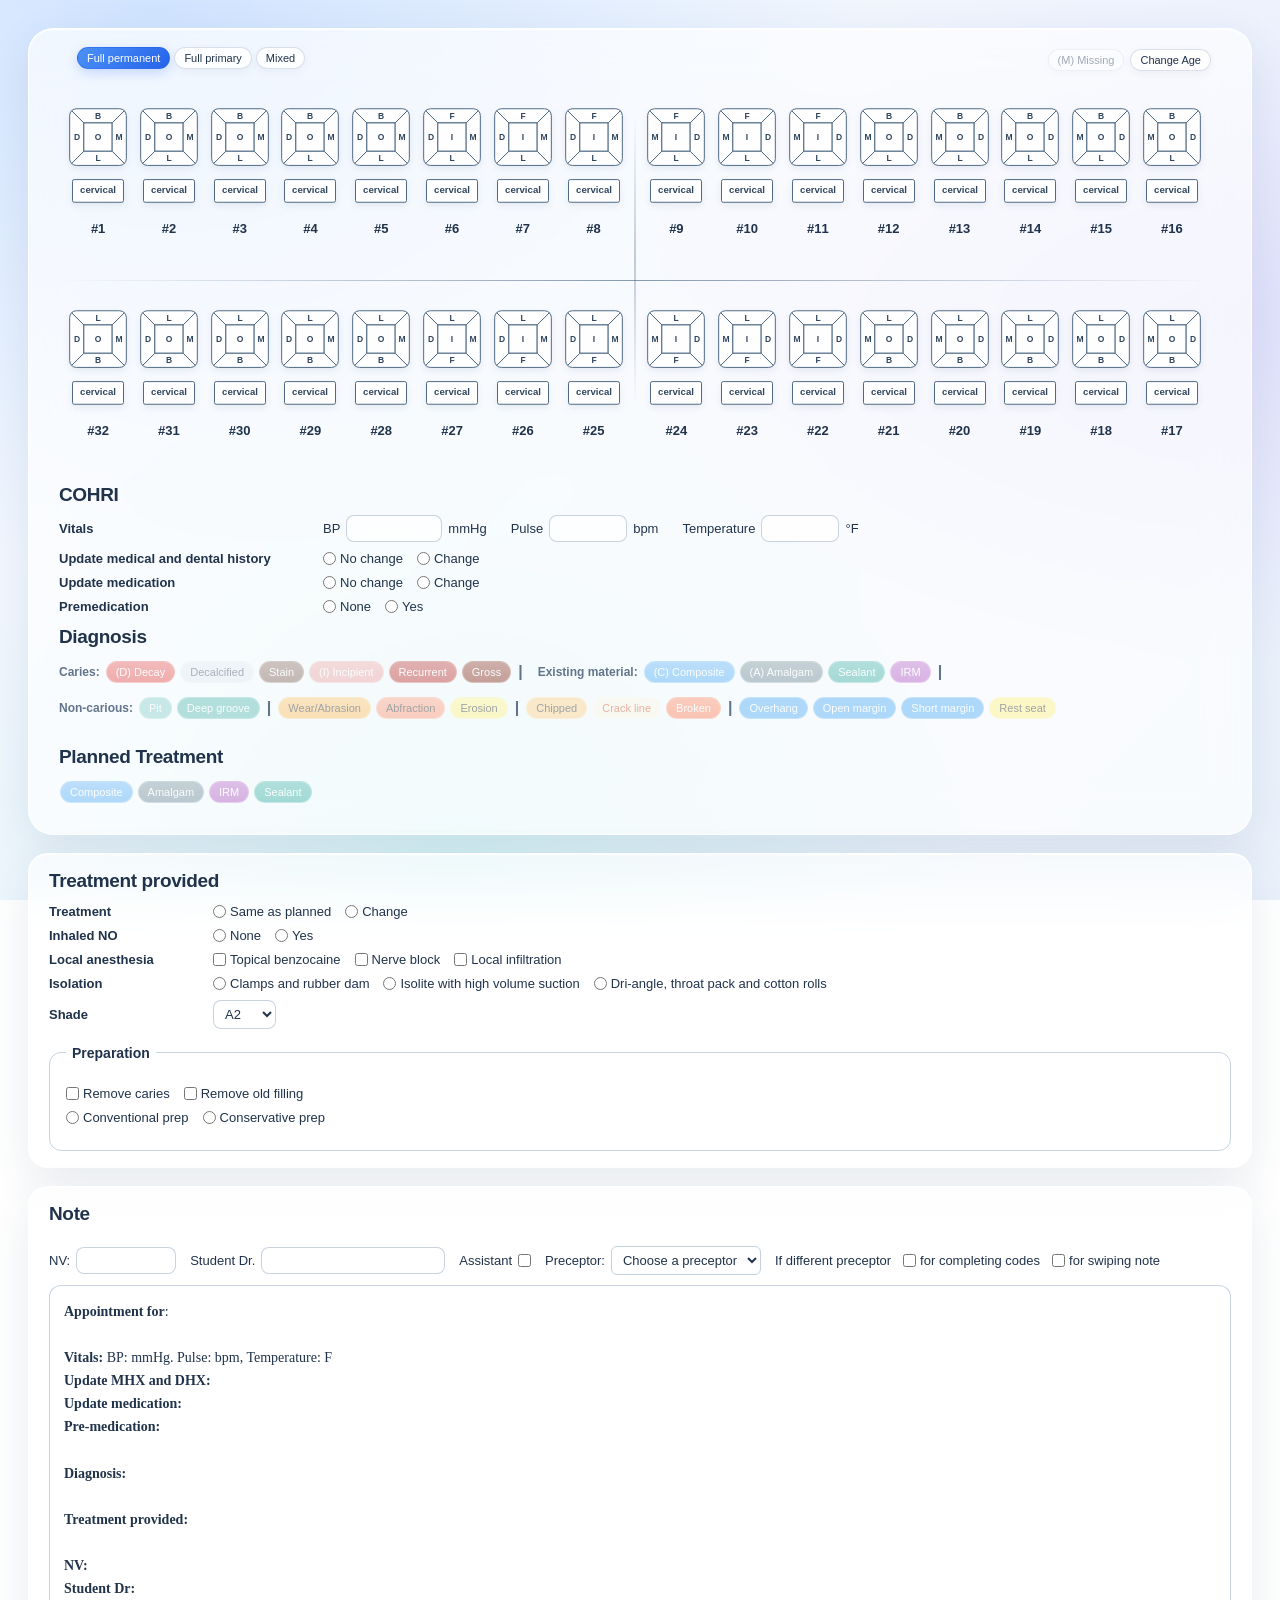
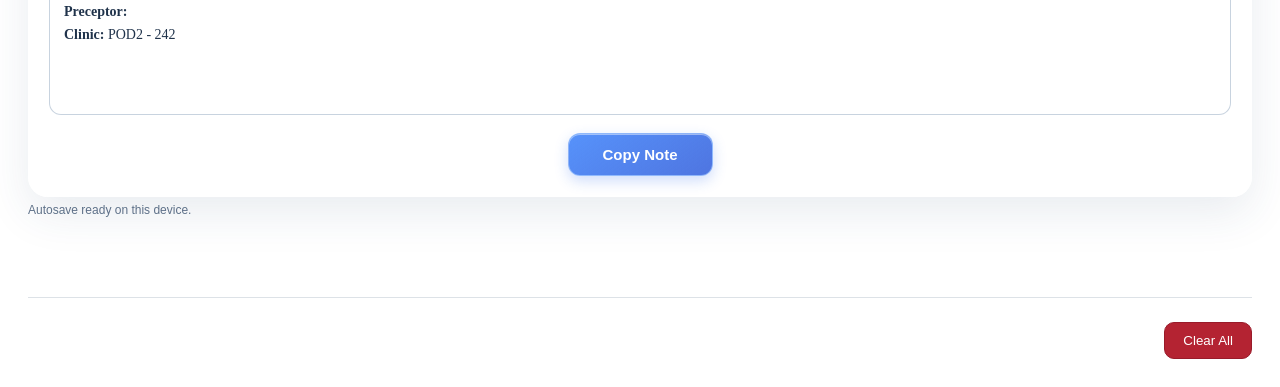
<file: index.html>
<!DOCTYPE html>
<html lang="en">
<head>
  <meta charset="UTF-8">
  <meta name="viewport" content="width=device-width, initial-scale=1.0">
  <title>Composite Restoration Note</title>
  <link rel="stylesheet" href="style.css?v=matrix-yes-no-20261022">
</head>
<body>
  <div class="odontogram-grid">
    <div class="dentition-canvas">
      <div class="dentition-controls" aria-label="Dentition">
        <button type="button" class="dentition-button active" data-dentition="permanent" aria-pressed="true">Full permanent</button>
        <button type="button" class="dentition-button" data-dentition="primary" aria-pressed="false">Full primary</button>
        <button type="button" class="dentition-button" data-dentition="mixed" aria-pressed="false">Mixed</button>
      </div>
      <div class="arch" id="maxillary"></div>
      <div class="quadrant-horizontal-line"></div>
      <div class="arch" id="mandibular"></div>
      <div class="main-odontogram-controls">
        <button id="missingMain" class="finding whole-finding btn-missing" data-name="missing" aria-keyshortcuts="m">(M) Missing</button>
        <button id="changeAge" class="main-control-button">Change Age</button>
      </div>
    </div>
    <section class="clinical-panel vitals-panel cohri-panel" aria-labelledby="cohriHeading">
      <h2 id="cohriHeading">COHRI</h2>
      <div class="cohri-row">
        <span class="cohri-label">Vitals</span>
        <div class="vitals-fields">
        <label class="vital-field" for="vitalBP">BP
          <input id="vitalBP" class="vitals-input" data-vital="bp" type="text" inputmode="text" aria-describedby="bpUnit">
          <span id="bpUnit">mmHg</span>
        </label>
        <label class="vital-field" for="vitalPulse">Pulse
          <input id="vitalPulse" class="vitals-input" data-vital="pulse" type="text" inputmode="numeric" aria-describedby="pulseUnit">
          <span id="pulseUnit">bpm</span>
        </label>
        <label class="vital-field" for="vitalTemperature">Temperature
          <input id="vitalTemperature" class="vitals-input" data-vital="temperature" type="text" inputmode="decimal" aria-describedby="temperatureUnit">
          <span id="temperatureUnit">°F</span>
        </label>
        </div>
      </div>
      <div class="cohri-row" role="group" aria-labelledby="historyLabel">
        <span class="cohri-label" id="historyLabel">Update medical and dental history</span>
        <label class="cohri-option"><input class="cohri-choice" type="radio" name="cohri-history" value="no-change" aria-keyshortcuts="N" title="Press N to select this option in the focused line"> No change</label>
        <label class="cohri-option"><input class="cohri-choice" type="radio" name="cohri-history" value="change" aria-controls="historyDetails" aria-keyshortcuts="Y" title="Press Y to select this option in the focused line"> Change</label>
        <input id="historyDetails" class="cohri-details" type="text" aria-label="Update medical and dental history details" hidden>
      </div>
      <div class="cohri-row" role="group" aria-labelledby="medicationLabel">
        <span class="cohri-label" id="medicationLabel">Update medication</span>
        <label class="cohri-option"><input class="cohri-choice" type="radio" name="cohri-medication" value="no-change" aria-keyshortcuts="N" title="Press N to select this option in the focused line"> No change</label>
        <label class="cohri-option"><input class="cohri-choice" type="radio" name="cohri-medication" value="change" aria-controls="medicationDetails" aria-keyshortcuts="Y" title="Press Y to select this option in the focused line"> Change</label>
        <input id="medicationDetails" class="cohri-details" type="text" aria-label="Update medication details" hidden>
      </div>
      <div class="cohri-row" role="group" aria-labelledby="premedicationLabel">
        <span class="cohri-label" id="premedicationLabel">Premedication</span>
        <label class="cohri-option"><input class="cohri-choice" type="radio" name="cohri-premedication" value="none" aria-keyshortcuts="N" title="Press N to select this option in the focused line"> None</label>
        <label class="cohri-option"><input class="cohri-choice" type="radio" name="cohri-premedication" value="yes" aria-controls="premedicationDetails" aria-keyshortcuts="Y" title="Press Y to select this option in the focused line"> Yes</label>
        <input id="premedicationDetails" class="cohri-details" type="text" aria-label="Premedication details" hidden>
      </div>
    </section>
    <section class="clinical-panel odontogram-findings">
      <h2>Diagnosis</h2>
      <div class="finding-section">
<div class="finding-row"><span class="finding-label">Caries:</span>
          <button class="finding surface-finding btn-caries" data-name="decay" aria-keyshortcuts="d">(D) Decay</button>
          <button class="finding surface-finding btn-decalcified" data-name="decalcified">Decalcified</button>
          <button class="finding surface-finding btn-stain" data-name="stain">Stain</button>
          <button class="finding surface-finding btn-incipient" data-name="incipient caries" aria-keyshortcuts="i">(I) Incipient</button>
          <button class="finding surface-finding btn-recurrent" data-name="recurrent caries">Recurrent</button>
          <button class="finding surface-finding btn-gross" data-name="gross caries">Gross</button>
        </div>
<div class="finding-row"><span class="finding-label">Existing material:</span>
<span class="existing-material-group"><button class="finding surface-finding btn-composite" data-name="composite" aria-keyshortcuts="c">(C) Composite</button>
<button class="finding surface-finding btn-amalgam" data-name="amalgam" aria-keyshortcuts="a">(A) Amalgam</button>
<button class="finding surface-finding btn-sealant" data-name="sealant">Sealant</button>
<button class="finding surface-finding btn-irm" data-name="IRM">IRM</button></span>
</div>
<div class="finding-row noncarious-row"><span class="finding-label">Non-carious:</span>
<span class="noncarious-group"><button class="finding surface-finding btn-pit" data-name="pit">Pit</button>
<button class="finding surface-finding btn-deep-groove" data-name="deep groove">Deep groove</button></span>
<span class="noncarious-divider" aria-hidden="true">|</span>
<span class="noncarious-group"><button class="finding whole-finding btn-wear" data-name="wear">Wear/Abrasion</button>
<button class="finding surface-finding btn-abfraction" data-name="abfraction">Abfraction</button>
<button class="finding surface-finding btn-erosion" data-name="erosion">Erosion</button></span>
<span class="noncarious-divider" aria-hidden="true">|</span>
<span class="noncarious-group"><button class="finding surface-finding btn-chipped" data-name="chipped">Chipped</button>
<button class="finding surface-finding btn-crack" data-name="crack line">Crack line</button>
<button class="finding surface-finding btn-broken" data-name="broken">Broken</button></span>
<span class="noncarious-divider" aria-hidden="true">|</span>
<span class="noncarious-group"><button class="finding surface-finding btn-overhang" data-name="overhang">Overhang</button>
<button class="finding surface-finding btn-open-margin" data-name="open margin">Open margin</button>
<button class="finding surface-finding btn-short-margin" data-name="short margin">Short margin</button>
<button class="finding surface-finding btn-rest-seat" data-name="rest seat">Rest seat</button></span>
</div>
      </div>
      <div id="diagnosisTags" class="diagnosis-tags" role="group" aria-label="Select or delete diagnoses"></div>
    </section>
    <section class="clinical-panel planned-treatment">
      <h2>Planned Treatment</h2>
      <div class="treatment-section">
        <div class="finding-row">
          <button type="button" class="treatment surface-treatment btn-composite" data-treatment="Composite">Composite</button>
          <button type="button" class="treatment surface-treatment btn-amalgam" data-treatment="Amalgam">Amalgam</button>
          <button type="button" class="treatment surface-treatment btn-irm" data-treatment="IRM">IRM</button>
          <button type="button" class="treatment surface-treatment btn-sealant" data-treatment="Sealant">Sealant</button>
        </div>
      </div>
      <div id="plannedTreatmentTags" class="diagnosis-tags" role="group" aria-label="Select or delete planned treatments"></div>
    </section>
  </div>
  <section class="clinical-panel treatment-provided" aria-labelledby="providedHeading">
    <h2 id="providedHeading">Treatment provided</h2>
    <div class="cohri-row provided-main-row" role="group" aria-labelledby="providedPlanLabel">
        <span id="providedPlanLabel" class="cohri-label">Treatment</span>
        <label class="cohri-option"><input class="cohri-choice" type="radio" name="cohri-provided" value="same-as-planned" aria-keyshortcuts="N" title="Press N to select this option in the focused line"> Same as planned</label>
        <label class="cohri-option"><input class="cohri-choice" type="radio" name="cohri-provided" value="change" aria-controls="providedTreatmentTags"> Change</label>
        <div id="providedTreatmentTags" class="diagnosis-tags provided-tags" role="group" aria-label="Select or delete provided treatments" hidden></div>
        <input id="providedDetails" class="cohri-details" type="text" aria-label="Treatment provided changes" hidden>
      </div>
    <div class="cohri-row provided-main-row" role="group" aria-labelledby="inhaledNOLabel">
      <span id="inhaledNOLabel" class="cohri-label">Inhaled NO</span>
      <label class="cohri-option"><input id="inhaledNONone" class="provided-input" type="radio" name="inhaledNO" value="none" aria-keyshortcuts="N" title="Press N to select this option in the focused line"> None</label>
      <label class="cohri-option"><input id="inhaledNOYes" class="provided-input" type="radio" name="inhaledNO" value="yes" aria-keyshortcuts="Y" title="Press Y to select this option in the focused line"> Yes</label>
    </div>
    <div class="cohri-row provided-main-row" role="group" aria-labelledby="localAnesthesiaLabel">
      <span id="localAnesthesiaLabel" class="cohri-label">Local anesthesia</span>
      <label class="cohri-option"><input id="topicalBenzocaine" class="provided-input" type="checkbox"> Topical benzocaine</label>
      <label class="cohri-option"><input id="nerveBlock" class="provided-input" type="checkbox" aria-controls="nerveBlockDetails"> Nerve block</label>
      <label class="cohri-option"><input id="localInfiltration" class="provided-input" type="checkbox" aria-controls="infiltrationDetails"> Local infiltration</label>
    </div>
    <div id="nerveBlockDetails" class="provided-conditional anesthesia-details" hidden>
      <h3>Nerve block</h3>
        <div class="anesthesia-fields">
          <label for="nerveCarpules"># of carpules <input id="nerveCarpules" class="provided-input provided-number" type="number" min="0" step="any"></label>
          <label for="nerveLA">Name of LA <select id="nerveLA" class="provided-input">
            <option value="lidocaine" selected>2% Lidocaine with 1:100K epi</option>
            <option value="articaine">4% of Articaine with 1:100K epi</option>
            <option value="mepivacaine">3% of Mepivacaine (plain)</option>
            <option value="bupivacaine">0.5% of Bupivacaine with 1:200K epi</option>
          </select></label>
        </div>
      <div class="anesthesia-locations">
        <span class="field-caption">Locations</span>
        <div class="nerve-side">
          <label class="cohri-option"><input id="nerveRight" class="provided-input" type="checkbox" aria-controls="nerveRightBlocks"> Right</label>
          <div id="nerveRightBlocks" class="provided-conditional block-options" hidden>
            <label class="cohri-option"><input id="nerveRight0" class="provided-input" type="checkbox"> PSA</label>
            <label class="cohri-option"><input id="nerveRight1" class="provided-input" type="checkbox"> MSA</label>
            <label class="cohri-option"><input id="nerveRight2" class="provided-input" type="checkbox"> ASA</label>
            <label class="cohri-option"><input id="nerveRight3" class="provided-input" type="checkbox"> Palatal</label>
            <label class="cohri-option"><input id="nerveRight4" class="provided-input" type="checkbox"> IAN</label>
            <label class="cohri-option"><input id="nerveRight5" class="provided-input" type="checkbox"> Buccal block</label>
            <label class="cohri-option"><input id="nerveRight6" class="provided-input" type="checkbox"> Mental block</label>
          </div>
        </div>
        <div class="nerve-side">
          <label class="cohri-option"><input id="nerveLeft" class="provided-input" type="checkbox" aria-controls="nerveLeftBlocks"> Left</label>
          <div id="nerveLeftBlocks" class="provided-conditional block-options" hidden>
            <label class="cohri-option"><input id="nerveLeft0" class="provided-input" type="checkbox"> PSA</label>
            <label class="cohri-option"><input id="nerveLeft1" class="provided-input" type="checkbox"> MSA</label>
            <label class="cohri-option"><input id="nerveLeft2" class="provided-input" type="checkbox"> ASA</label>
            <label class="cohri-option"><input id="nerveLeft3" class="provided-input" type="checkbox"> Palatal</label>
            <label class="cohri-option"><input id="nerveLeft4" class="provided-input" type="checkbox"> IAN</label>
            <label class="cohri-option"><input id="nerveLeft5" class="provided-input" type="checkbox"> Buccal block</label>
            <label class="cohri-option"><input id="nerveLeft6" class="provided-input" type="checkbox"> Mental block</label>
          </div>
        </div>
      </div>
    </div>
    <div id="infiltrationDetails" class="provided-conditional anesthesia-details" hidden>
      <h3>Local infiltration</h3>
        <div class="anesthesia-fields">
          <label for="infiltrationCarpules"># of carpules <input id="infiltrationCarpules" class="provided-input provided-number" type="number" min="0" step="any"></label>
          <label for="infiltrationLA">Name of LA <select id="infiltrationLA" class="provided-input">
            <option value="lidocaine">2% Lidocaine with 1:100K epi</option>
            <option value="articaine" selected>4% of Articaine with 1:100K epi</option>
            <option value="mepivacaine">3% of Mepivacaine (plain)</option>
            <option value="bupivacaine">0.5% of Bupivacaine with 1:200K epi</option>
          </select></label>
        </div>
    </div>
    <div class="cohri-row provided-main-row" role="group" aria-labelledby="isolationLabel">
      <span id="isolationLabel" class="cohri-label">Isolation</span>
      <label class="cohri-option"><input id="isolationDam" class="provided-input" type="radio" name="isolation" value="rubber-dam"> Clamps and rubber dam</label>
      <label class="cohri-option"><input id="isolationIsolite" class="provided-input" type="radio" name="isolation" value="isolite"> Isolite with high volume suction</label>
      <label class="cohri-option"><input id="isolationCotton" class="provided-input" type="radio" name="isolation" value="cotton-rolls"> Dri-angle, throat pack and cotton rolls</label>
    </div>
    <div class="cohri-row provided-main-row">
      <label class="cohri-label" for="providedShade">Shade</label>
      <select id="providedShade" class="provided-input"><option>A1</option><option selected>A2</option><option>A3</option><option>A3.5</option><option>B1</option><option>B2</option><option>C1</option></select>
    </div>
    <fieldset class="provided-section" aria-labelledby="preparationHeading"><legend id="preparationHeading">Preparation</legend>
      <div class="cohri-row" role="group" aria-label="Removal">
        <label class="cohri-option"><input id="removeCaries" class="provided-input" type="checkbox"> Remove caries</label>
        <label class="cohri-option"><input id="removeOldFilling" class="provided-input" type="checkbox"> Remove old filling</label>
      </div>
      <div class="cohri-row" role="group" aria-label="Preparation technique">
        <label class="cohri-option"><input id="conventionalPrep" class="provided-input" type="radio" name="preparation-technique" value="conventional"> Conventional prep</label>
        <label class="cohri-option"><input id="conservativePrep" class="provided-input" type="radio" name="preparation-technique" value="conservative"> Conservative prep</label>
      </div>
      <div id="proximalPrep" class="cohri-row provided-conditional" role="group" aria-label="M or D preparation" hidden>
        <label class="cohri-option"><input id="mdBox" class="provided-input" type="radio" name="proximal-preparation" value="box"> M/D box</label>
        <label class="cohri-option"><input id="slotPrep" class="provided-input" type="radio" name="proximal-preparation" value="slot"> Slot prep</label>
      </div>
    </fieldset>
    <fieldset id="compositeRestorationSection" class="provided-section" aria-labelledby="restorationHeading" hidden><legend id="restorationHeading">Composite restoration</legend>
      <div class="cohri-row" role="group" aria-labelledby="matrixSystemLabel">
        <span id="matrixSystemLabel" class="cohri-label">Matrix system</span>
        <label class="cohri-option"><input id="matrixNo" class="provided-input" type="radio" name="matrix-used" value="no" aria-keyshortcuts="N"> No</label>
        <label class="cohri-option"><input id="matrixYes" class="provided-input" type="radio" name="matrix-used" value="yes" aria-controls="matrixChoices" aria-keyshortcuts="Y"> Yes</label>
        <span id="matrixChoices" class="matrix-choices" hidden>
        <label class="cohri-option"><input id="matrixPalodent" class="provided-input" type="radio" name="matrix-system" value="Palodent"> Palodent</label>
        <label class="cohri-option"><input id="matrixTofflemire" class="provided-input" type="radio" name="matrix-system" value="Tofflemire"> Tofflemire</label>
        </span>
      </div>
      <div class="cohri-row" role="group" aria-labelledby="glumaLabel">
        <span id="glumaLabel" class="cohri-label">GLUMA desensitizer</span>
        <label class="cohri-option"><input id="glumaNo" class="provided-input" type="radio" name="restoration-gluma" value="no" aria-keyshortcuts="N" title="Press N to select this option in the focused line"> No</label>
        <label class="cohri-option"><input id="glumaYes" class="provided-input" type="radio" name="restoration-gluma" value="yes" aria-keyshortcuts="Y" title="Press Y to select this option in the focused line"> Yes</label>
      </div>
      <div class="cohri-row" role="group" aria-labelledby="imgiLabel">
        <span id="imgiLabel" class="cohri-label">Vitrobond/RMGI liner</span>
        <label class="cohri-option"><input id="imgiNo" class="provided-input" type="radio" name="restoration-imgi" value="no" aria-keyshortcuts="N" title="Press N to select this option in the focused line"> No</label>
        <label class="cohri-option"><input id="imgiYes" class="provided-input" type="radio" name="restoration-imgi" value="yes" aria-keyshortcuts="Y" title="Press Y to select this option in the focused line"> Yes</label>
      </div>
      <div class="cohri-row" role="group" aria-labelledby="flowableLabel">
        <span id="flowableLabel" class="cohri-label">Flowable composite</span>
        <label class="cohri-option"><input id="flowableNo" class="provided-input" type="radio" name="restoration-flowable" value="no" aria-keyshortcuts="N" title="Press N to select this option in the focused line"> No</label>
        <label class="cohri-option"><input id="flowableYes" class="provided-input" type="radio" name="restoration-flowable" value="yes" aria-keyshortcuts="Y" title="Press Y to select this option in the focused line"> Yes</label>
      </div>
      <div class="cohri-row" role="group" aria-labelledby="compactableLabel">
        <span id="compactableLabel" class="cohri-label">Packable composite</span>
        <label class="cohri-option"><input id="compactableNo" class="provided-input" type="radio" name="restoration-compactable" value="no" aria-keyshortcuts="N" title="Press N to select this option in the focused line"> No</label>
        <label class="cohri-option"><input id="compactableYes" class="provided-input" type="radio" name="restoration-compactable" value="yes" aria-keyshortcuts="Y" title="Press Y to select this option in the focused line"> Yes</label>
      </div>
    </fieldset>
    <fieldset id="amalgamRestorationSection" class="provided-section" aria-labelledby="amalgamRestorationHeading" hidden><legend id="amalgamRestorationHeading">Amalgam restoration</legend>
      <div class="cohri-row" role="group" aria-labelledby="amalgamMatrixLabel">
        <span id="amalgamMatrixLabel" class="cohri-label">Matrix system</span>
        <label class="cohri-option"><input id="amalgamMatrixNo" class="provided-input" type="radio" name="amalgamMatrix-used" value="no" aria-keyshortcuts="N"> No</label>
        <label class="cohri-option"><input id="amalgamMatrixYes" class="provided-input" type="radio" name="amalgamMatrix-used" value="yes" aria-controls="amalgamMatrixChoices" aria-keyshortcuts="Y"> Yes</label>
        <span id="amalgamMatrixChoices" class="matrix-choices" hidden>
        <label class="cohri-option"><input id="amalgamMatrixPalodent" class="provided-input" type="radio" name="amalgam-matrix-system" value="Palodent"> Palodent</label>
        <label class="cohri-option"><input id="amalgamMatrixTofflemire" class="provided-input" type="radio" name="amalgam-matrix-system" value="Tofflemire"> Tofflemire</label>
        </span>
      </div>
      <div class="cohri-row" role="group" aria-labelledby="amalgamGlumaLabel">
        <span id="amalgamGlumaLabel" class="cohri-label">GLUMA desensitizer</span>
        <label class="cohri-option"><input id="amalgamGlumaNo" class="provided-input" type="radio" name="amalgam-gluma" value="no" aria-keyshortcuts="N" title="Press N to select this option in the focused line"> No</label>
        <label class="cohri-option"><input id="amalgamGlumaYes" class="provided-input" type="radio" name="amalgam-gluma" value="yes" aria-keyshortcuts="Y" title="Press Y to select this option in the focused line"> Yes</label>
      </div>
      <div class="cohri-row" role="group" aria-labelledby="amalgamImgiLabel">
        <span id="amalgamImgiLabel" class="cohri-label">Vitrobond/RMGI liner</span>
        <label class="cohri-option"><input id="amalgamImgiNo" class="provided-input" type="radio" name="amalgam-imgi" value="no" aria-keyshortcuts="N" title="Press N to select this option in the focused line"> No</label>
        <label class="cohri-option"><input id="amalgamImgiYes" class="provided-input" type="radio" name="amalgam-imgi" value="yes" aria-keyshortcuts="Y" title="Press Y to select this option in the focused line"> Yes</label>
      </div>
    </fieldset>
  </section>
  <section class="clinical-panel treatment-provided note-panel" aria-labelledby="noteHeading">
    <h2 id="noteHeading">Note</h2>
    <div class="cohri-row note-fields-row">
      <label for="noteNV">NV: <input id="noteNV" class="provided-input" type="text" aria-label="Next visit"></label>
      <label for="noteStudent">Student Dr. <input id="noteStudent" class="provided-input" type="text" aria-label="Student name"></label>
      <label for="noteAssistantEnabled">Assistant <input id="noteAssistantEnabled" class="provided-input" type="checkbox" aria-controls="noteAssistant"><input id="noteAssistant" class="provided-input" type="text" aria-label="Assistant name" placeholder="Assistant name" hidden></label>
      <label for="notePreceptor">Preceptor: <select id="notePreceptor" class="provided-input"><option value="">Choose a preceptor</option><option value="Dr. Benson">Dr. Benson</option><option value="Dr. Calderbank">Dr. Calderbank</option><option value="Dr. Doyle">Dr. Doyle</option><option value="Dr. Goldsmith">Dr. Goldsmith</option><option value="Dr. Gradisek">Dr. Gradisek</option><option value="Dr. Hoch">Dr. Hoch</option><option value="Dr. Kohler">Dr. Kohler</option><option value="Dr. McAllister">Dr. McAllister</option><option value="Dr. Palo">Dr. Palo</option><option value="Dr. Poe">Dr. Poe</option><option value="Dr. Pollock">Dr. Pollock</option><option value="Dr. Roberts">Dr. Roberts</option><option value="Others">Others</option></select><input id="notePreceptorOther" class="provided-input" type="text" aria-label="Other preceptor name" placeholder="Preceptor name" hidden></label>
      <div class="different-preceptors" role="group" aria-label="Different preceptors"><span>If different preceptor</span><div class="different-preceptor-option"><label class="cohri-option"><input id="noteCodesDifferent" class="provided-input" type="checkbox" aria-controls="noteCodesFields">for completing codes</label><span id="noteCodesFields" class="different-preceptor-fields" hidden><select id="noteCodesPreceptor" class="provided-input" aria-label="Preceptor for completing codes"><option value="">Choose a preceptor</option><option value="Dr. Benson">Dr. Benson</option><option value="Dr. Calderbank">Dr. Calderbank</option><option value="Dr. Doyle">Dr. Doyle</option><option value="Dr. Goldsmith">Dr. Goldsmith</option><option value="Dr. Gradisek">Dr. Gradisek</option><option value="Dr. Hoch">Dr. Hoch</option><option value="Dr. Kohler">Dr. Kohler</option><option value="Dr. McAllister">Dr. McAllister</option><option value="Dr. Palo">Dr. Palo</option><option value="Dr. Poe">Dr. Poe</option><option value="Dr. Pollock">Dr. Pollock</option><option value="Dr. Roberts">Dr. Roberts</option><option value="Others">Others</option></select><input id="noteCodesOther" class="provided-input" type="text" aria-label="Other preceptor for completing codes" placeholder="Preceptor name" hidden></span></div><div class="different-preceptor-option"><label class="cohri-option"><input id="noteSwipeDifferent" class="provided-input" type="checkbox" aria-controls="noteSwipeFields">for swiping note</label><span id="noteSwipeFields" class="different-preceptor-fields" hidden><select id="noteSwipePreceptor" class="provided-input" aria-label="Preceptor for swiping note"><option value="">Choose a preceptor</option><option value="Dr. Benson">Dr. Benson</option><option value="Dr. Calderbank">Dr. Calderbank</option><option value="Dr. Doyle">Dr. Doyle</option><option value="Dr. Goldsmith">Dr. Goldsmith</option><option value="Dr. Gradisek">Dr. Gradisek</option><option value="Dr. Hoch">Dr. Hoch</option><option value="Dr. Kohler">Dr. Kohler</option><option value="Dr. McAllister">Dr. McAllister</option><option value="Dr. Palo">Dr. Palo</option><option value="Dr. Poe">Dr. Poe</option><option value="Dr. Pollock">Dr. Pollock</option><option value="Dr. Roberts">Dr. Roberts</option><option value="Others">Others</option></select><input id="noteSwipeOther" class="provided-input" type="text" aria-label="Other preceptor for swiping note" placeholder="Preceptor name" hidden></span></div></div>
    </div>
    <div id="generatedNote" role="textbox" aria-label="Editable clinical note" aria-multiline="true" contenteditable="true" spellcheck="true" tabindex="0"></div>
    <div class="copy-note-controls"><button id="copyNote" type="button">Copy Note</button><span id="noteCopyStatus" role="status"></span></div>
  </section>
  <div id="autosaveMessage" role="status"></div>
  <div class="clear-all-area">
    <button id="clearAll" type="button">Clear All</button>
  </div>
  <dialog id="clearAllDialog" aria-labelledby="clearAllTitle" aria-describedby="clearAllDescription">
    <h3 id="clearAllTitle">Clear all data?</h3>
    <p id="clearAllDescription">Delete all diagnoses, planned and provided treatments, and COHRI information, and reset tooth settings? This cannot be undone.</p>
    <div class="clear-all-actions">
      <button id="cancelClearAll" type="button" autofocus>No, keep data</button>
      <button id="confirmClearAll" type="button">Yes, delete all</button>
    </div>
  </dialog>
  <script src="script.js?v=cervical-label-20261023"></script>

<script>
// Preserve one line per category without adding horizontal scrolling.
(() => {
  const sections = [...document.querySelectorAll('.finding-section, .treatment-section, .rx-tooth-lines, .note-panel, .chart-side-panel')];
  let frame;
  const fit = () => {
    frame = null;
    sections.forEach(section => {
      if (!section.clientWidth) return;
      const sectionStyle = getComputedStyle(section);
      const sectionWidth = section.clientWidth - parseFloat(sectionStyle.paddingLeft) - parseFloat(sectionStyle.paddingRight);
      section.querySelectorAll('.finding-row, .rx-tooth-options:not(.rx-wear-options), .note-fields-row').forEach(row => {
        row.classList.add(row.classList.contains('note-fields-row') ? 'fit-note-fields' : 'fit-category-line');
        row.style.zoom = '1';
        // A category may be inside a smaller multi-column finding group.
        let available = sectionWidth;
        for (let parent = row.parentElement; parent && parent !== section; parent = parent.parentElement) {
          if (getComputedStyle(parent).display === 'contents') continue;
          const style = getComputedStyle(parent);
          const width = parent.clientWidth - parseFloat(style.paddingLeft) - parseFloat(style.paddingRight);
          if (width > 0) available = Math.min(available, width);
        }
        const natural = Math.max(row.offsetWidth, row.scrollWidth);
        row.style.zoom = String(Math.min(1, Math.max(0, available - 2) / (natural || 1)));
      });
    });
  };
  const schedule = () => { if (!frame) frame = requestAnimationFrame(fit); };
  const widths = new WeakMap();
  const observer = new ResizeObserver(entries => {
    entries.forEach(entry => {
      if (widths.get(entry.target) !== entry.contentRect.width) {
        widths.set(entry.target, entry.contentRect.width); schedule();
      }
    });
  });
  sections.forEach(section => observer.observe(section));
  window.addEventListener('resize', schedule);
  if (document.fonts) document.fonts.ready.then(schedule);
  schedule();
})();
</script>
</body>
</html>
</file>
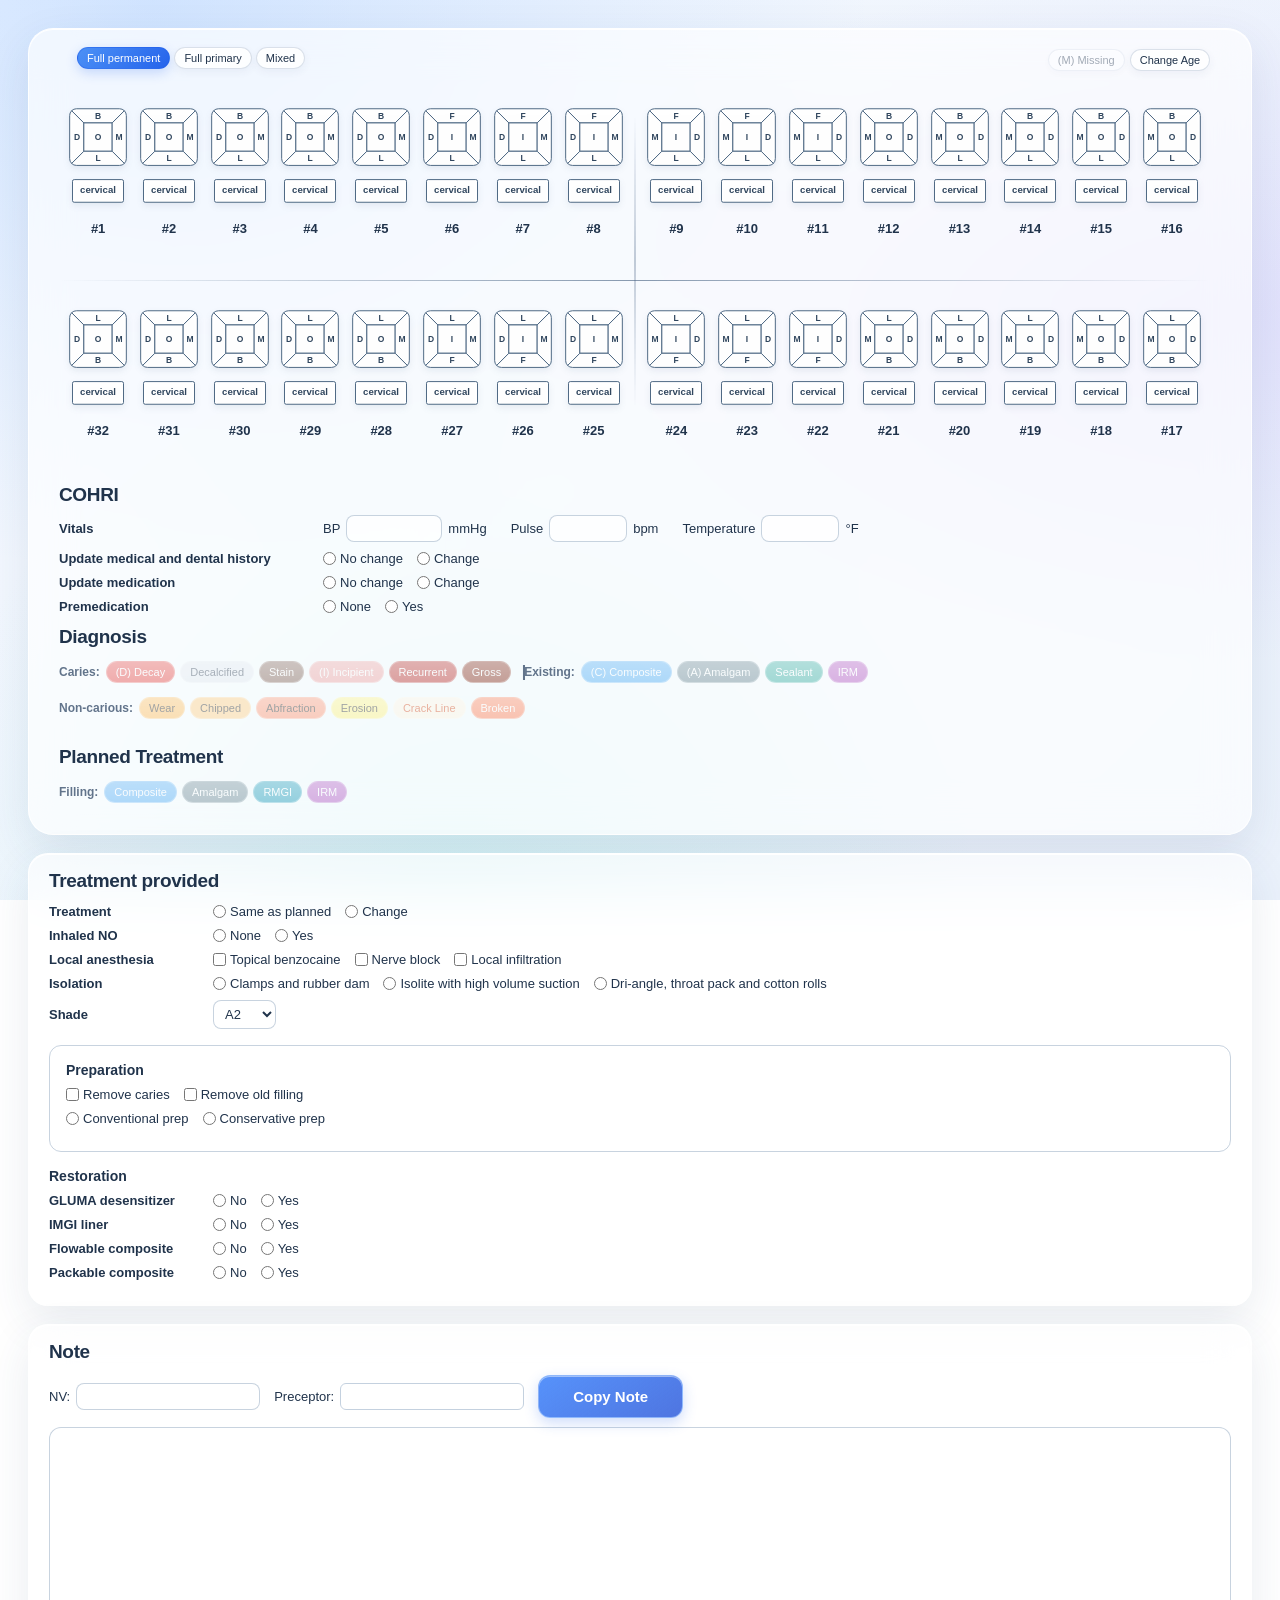
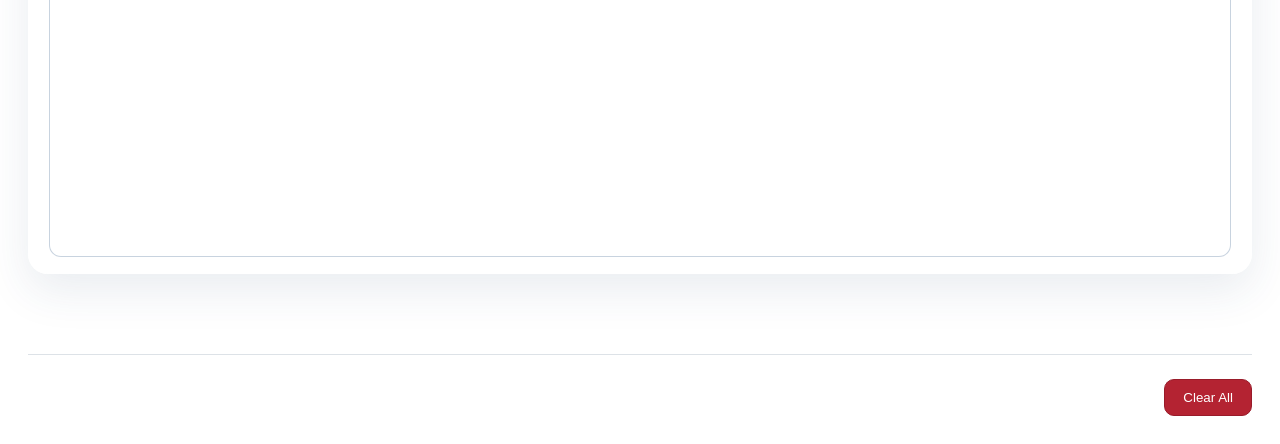
<file: index-composite.html>
<!DOCTYPE html>
<html lang="en">
<head>
  <meta charset="UTF-8">
  <meta name="viewport" content="width=device-width, initial-scale=1.0">
  <title>Diagnosis and Filling Odontogram</title>
  <link rel="stylesheet" href="style.css">
</head>
<body>
  <div class="odontogram-grid">
    <div class="dentition-canvas">
      <div class="dentition-controls" aria-label="Dentition">
        <button type="button" class="dentition-button active" data-dentition="permanent" aria-pressed="true">Full permanent</button>
        <button type="button" class="dentition-button" data-dentition="primary" aria-pressed="false">Full primary</button>
        <button type="button" class="dentition-button" data-dentition="mixed" aria-pressed="false">Mixed</button>
      </div>
      <div class="arch" id="maxillary"></div>
      <div class="quadrant-horizontal-line"></div>
      <div class="arch" id="mandibular"></div>
      <div class="main-odontogram-controls">
        <button id="missingMain" class="finding whole-finding btn-missing" data-name="missing" aria-keyshortcuts="m">(M) Missing</button>
        <button id="changeAge" class="main-control-button">Change Age</button>
      </div>
    </div>
    <section class="clinical-panel vitals-panel cohri-panel" aria-labelledby="cohriHeading">
      <h2 id="cohriHeading">COHRI</h2>
      <div class="cohri-row">
        <span class="cohri-label">Vitals</span>
        <div class="vitals-fields">
        <label class="vital-field" for="vitalBP">BP
          <input id="vitalBP" class="vitals-input" data-vital="bp" type="text" inputmode="text" aria-describedby="bpUnit">
          <span id="bpUnit">mmHg</span>
        </label>
        <label class="vital-field" for="vitalPulse">Pulse
          <input id="vitalPulse" class="vitals-input" data-vital="pulse" type="text" inputmode="numeric" aria-describedby="pulseUnit">
          <span id="pulseUnit">bpm</span>
        </label>
        <label class="vital-field" for="vitalTemperature">Temperature
          <input id="vitalTemperature" class="vitals-input" data-vital="temperature" type="text" inputmode="decimal" aria-describedby="temperatureUnit">
          <span id="temperatureUnit">°F</span>
        </label>
        </div>
      </div>
      <div class="cohri-row" role="group" aria-labelledby="historyLabel">
        <span class="cohri-label" id="historyLabel">Update medical and dental history</span>
        <label class="cohri-option"><input class="cohri-choice" type="radio" name="cohri-history" value="no-change" aria-keyshortcuts="N" title="Press N to select this option in the focused line"> No change</label>
        <label class="cohri-option"><input class="cohri-choice" type="radio" name="cohri-history" value="change" aria-controls="historyDetails" aria-keyshortcuts="Y" title="Press Y to select this option in the focused line"> Change</label>
        <input id="historyDetails" class="cohri-details" type="text" aria-label="Update medical and dental history details" hidden>
      </div>
      <div class="cohri-row" role="group" aria-labelledby="medicationLabel">
        <span class="cohri-label" id="medicationLabel">Update medication</span>
        <label class="cohri-option"><input class="cohri-choice" type="radio" name="cohri-medication" value="no-change" aria-keyshortcuts="N" title="Press N to select this option in the focused line"> No change</label>
        <label class="cohri-option"><input class="cohri-choice" type="radio" name="cohri-medication" value="change" aria-controls="medicationDetails" aria-keyshortcuts="Y" title="Press Y to select this option in the focused line"> Change</label>
        <input id="medicationDetails" class="cohri-details" type="text" aria-label="Update medication details" hidden>
      </div>
      <div class="cohri-row" role="group" aria-labelledby="premedicationLabel">
        <span class="cohri-label" id="premedicationLabel">Premedication</span>
        <label class="cohri-option"><input class="cohri-choice" type="radio" name="cohri-premedication" value="none" aria-keyshortcuts="N" title="Press N to select this option in the focused line"> None</label>
        <label class="cohri-option"><input class="cohri-choice" type="radio" name="cohri-premedication" value="yes" aria-controls="premedicationDetails" aria-keyshortcuts="Y" title="Press Y to select this option in the focused line"> Yes</label>
        <input id="premedicationDetails" class="cohri-details" type="text" aria-label="Premedication details" hidden>
      </div>
    </section>
    <section class="clinical-panel odontogram-findings">
      <h2>Diagnosis</h2>
      <div class="finding-section">
        <div class="finding-row">
          <span class="finding-label">Caries:</span>
          <button class="finding surface-finding btn-caries" data-name="decay" aria-keyshortcuts="d">(D) Decay</button>
          <button class="finding surface-finding btn-decalcified" data-name="decalcified">Decalcified</button>
          <button class="finding surface-finding btn-stain" data-name="stain">Stain</button>
          <button class="finding surface-finding btn-incipient" data-name="incipient caries" aria-keyshortcuts="i">(I) Incipient</button>
          <button class="finding surface-finding btn-recurrent" data-name="recurrent caries">Recurrent</button>
          <button class="finding surface-finding btn-gross" data-name="gross caries">Gross</button>
        </div>
        <div class="finding-row">
          <span class="finding-label">Existing:</span>
          <button class="finding surface-finding btn-composite" data-name="composite" aria-keyshortcuts="c">(C) Composite</button>
          <button class="finding surface-finding btn-amalgam" data-name="amalgam" aria-keyshortcuts="a">(A) Amalgam</button>
          <button class="finding surface-finding btn-sealant" data-name="sealant">Sealant</button>
          <button class="finding surface-finding btn-irm" data-name="IRM">IRM</button>
        </div>
        <div class="finding-row">
          <span class="finding-label">Non-carious:</span>
          <button type="button" class="finding surface-finding btn-wear" data-name="wear">Wear</button>
          <button type="button" class="finding surface-finding btn-chipped" data-name="chipped">Chipped</button>
          <button type="button" class="finding surface-finding btn-abfraction" data-name="abfraction">Abfraction</button>
          <button type="button" class="finding surface-finding btn-erosion" data-name="erosion">Erosion</button>
          <button type="button" class="finding surface-finding btn-crack" data-name="crack line">Crack Line</button>
          <button type="button" class="finding surface-finding btn-broken" data-name="broken">Broken</button>
        </div>
      </div>
      <div id="diagnosisTags" class="diagnosis-tags" role="group" aria-label="Select or delete diagnoses"></div>
    </section>
    <section class="clinical-panel planned-treatment">
      <h2>Planned Treatment</h2>
      <div class="treatment-section">
        <div class="finding-row">
          <span class="finding-label">Filling:</span>
          <button type="button" class="treatment surface-treatment btn-composite" data-treatment="Composite">Composite</button>
          <button type="button" class="treatment surface-treatment btn-amalgam" data-treatment="Amalgam">Amalgam</button>
          <button type="button" class="treatment surface-treatment btn-rmgi" data-treatment="RMGI">RMGI</button>
          <button type="button" class="treatment surface-treatment btn-irm" data-treatment="IRM">IRM</button>
        </div>
      </div>
      <div id="plannedTreatmentTags" class="diagnosis-tags" role="group" aria-label="Select or delete planned treatments"></div>
    </section>
  </div>
  <section class="clinical-panel treatment-provided" aria-labelledby="providedHeading">
    <h2 id="providedHeading">Treatment provided</h2>
    <div class="cohri-row provided-main-row" role="group" aria-labelledby="providedPlanLabel">
        <span id="providedPlanLabel" class="cohri-label">Treatment</span>
        <label class="cohri-option"><input class="cohri-choice" type="radio" name="cohri-provided" value="same-as-planned" aria-keyshortcuts="N" title="Press N to select this option in the focused line"> Same as planned</label>
        <label class="cohri-option"><input class="cohri-choice" type="radio" name="cohri-provided" value="change" aria-controls="providedTreatmentTags"> Change</label>
        <div id="providedTreatmentTags" class="diagnosis-tags provided-tags" role="group" aria-label="Select or delete provided treatments" hidden></div>
        <input id="providedDetails" class="cohri-details" type="text" aria-label="Treatment provided changes" hidden>
      </div>
    <div class="cohri-row provided-main-row" role="group" aria-labelledby="inhaledNOLabel">
      <span id="inhaledNOLabel" class="cohri-label">Inhaled NO</span>
      <label class="cohri-option"><input id="inhaledNONone" class="provided-input" type="radio" name="inhaledNO" value="none" aria-keyshortcuts="N" title="Press N to select this option in the focused line"> None</label>
      <label class="cohri-option"><input id="inhaledNOYes" class="provided-input" type="radio" name="inhaledNO" value="yes" aria-keyshortcuts="Y" title="Press Y to select this option in the focused line"> Yes</label>
    </div>
    <div class="cohri-row provided-main-row" role="group" aria-labelledby="localAnesthesiaLabel">
      <span id="localAnesthesiaLabel" class="cohri-label">Local anesthesia</span>
      <label class="cohri-option"><input id="topicalBenzocaine" class="provided-input" type="checkbox"> Topical benzocaine</label>
      <label class="cohri-option"><input id="nerveBlock" class="provided-input" type="checkbox" aria-controls="nerveBlockDetails"> Nerve block</label>
      <label class="cohri-option"><input id="localInfiltration" class="provided-input" type="checkbox" aria-controls="infiltrationDetails"> Local infiltration</label>
    </div>
    <div id="nerveBlockDetails" class="provided-conditional anesthesia-details" hidden>
      <h3>Nerve block</h3>
        <div class="anesthesia-fields">
          <label for="nerveCarpules"># of carpules <input id="nerveCarpules" class="provided-input provided-number" type="number" min="0" step="any"></label>
          <label for="nerveLA">Name of LA <select id="nerveLA" class="provided-input">
            <option value="lidocaine" selected>2% Lidocaine with 1:100K epi</option>
            <option value="articaine">4% of Articaine with 1:100K epi</option>
            <option value="mepivacaine">3% of Mepivacaine (plain)</option>
            <option value="bupivacaine">0.5% of Bupivacaine with 1:200K epi</option>
          </select></label>
        </div>
      <div class="anesthesia-locations">
        <span class="field-caption">Locations</span>
        <div class="nerve-side">
          <label class="cohri-option"><input id="nerveRight" class="provided-input" type="checkbox" aria-controls="nerveRightBlocks"> Right</label>
          <div id="nerveRightBlocks" class="provided-conditional block-options" hidden>
            <label class="cohri-option"><input id="nerveRight0" class="provided-input" type="checkbox"> PSA</label>
            <label class="cohri-option"><input id="nerveRight1" class="provided-input" type="checkbox"> MSA</label>
            <label class="cohri-option"><input id="nerveRight2" class="provided-input" type="checkbox"> ASA</label>
            <label class="cohri-option"><input id="nerveRight3" class="provided-input" type="checkbox"> Palatal</label>
            <label class="cohri-option"><input id="nerveRight4" class="provided-input" type="checkbox"> IAN</label>
            <label class="cohri-option"><input id="nerveRight5" class="provided-input" type="checkbox"> Buccal block</label>
            <label class="cohri-option"><input id="nerveRight6" class="provided-input" type="checkbox"> Mental block</label>
          </div>
        </div>
        <div class="nerve-side">
          <label class="cohri-option"><input id="nerveLeft" class="provided-input" type="checkbox" aria-controls="nerveLeftBlocks"> Left</label>
          <div id="nerveLeftBlocks" class="provided-conditional block-options" hidden>
            <label class="cohri-option"><input id="nerveLeft0" class="provided-input" type="checkbox"> PSA</label>
            <label class="cohri-option"><input id="nerveLeft1" class="provided-input" type="checkbox"> MSA</label>
            <label class="cohri-option"><input id="nerveLeft2" class="provided-input" type="checkbox"> ASA</label>
            <label class="cohri-option"><input id="nerveLeft3" class="provided-input" type="checkbox"> Palatal</label>
            <label class="cohri-option"><input id="nerveLeft4" class="provided-input" type="checkbox"> IAN</label>
            <label class="cohri-option"><input id="nerveLeft5" class="provided-input" type="checkbox"> Buccal block</label>
            <label class="cohri-option"><input id="nerveLeft6" class="provided-input" type="checkbox"> Mental block</label>
          </div>
        </div>
      </div>
    </div>
    <div id="infiltrationDetails" class="provided-conditional anesthesia-details" hidden>
      <h3>Local infiltration</h3>
        <div class="anesthesia-fields">
          <label for="infiltrationCarpules"># of carpules <input id="infiltrationCarpules" class="provided-input provided-number" type="number" min="0" step="any"></label>
          <label for="infiltrationLA">Name of LA <select id="infiltrationLA" class="provided-input">
            <option value="lidocaine">2% Lidocaine with 1:100K epi</option>
            <option value="articaine" selected>4% of Articaine with 1:100K epi</option>
            <option value="mepivacaine">3% of Mepivacaine (plain)</option>
            <option value="bupivacaine">0.5% of Bupivacaine with 1:200K epi</option>
          </select></label>
        </div>
    </div>
    <div class="cohri-row provided-main-row" role="group" aria-labelledby="isolationLabel">
      <span id="isolationLabel" class="cohri-label">Isolation</span>
      <label class="cohri-option"><input id="isolationDam" class="provided-input" type="radio" name="isolation" value="rubber-dam"> Clamps and rubber dam</label>
      <label class="cohri-option"><input id="isolationIsolite" class="provided-input" type="radio" name="isolation" value="isolite"> Isolite with high volume suction</label>
      <label class="cohri-option"><input id="isolationCotton" class="provided-input" type="radio" name="isolation" value="cotton-rolls"> Dri-angle, throat pack and cotton rolls</label>
    </div>
    <div class="cohri-row provided-main-row">
      <label class="cohri-label" for="providedShade">Shade</label>
      <select id="providedShade" class="provided-input"><option>A1</option><option selected>A2</option><option>A3</option><option>A3.5</option><option>B1</option><option>B2</option><option>C1</option></select>
    </div>
    <section class="provided-section" aria-labelledby="preparationHeading">
      <h3 id="preparationHeading">Preparation</h3>
      <div class="cohri-row" role="group" aria-label="Removal">
        <label class="cohri-option"><input id="removeCaries" class="provided-input" type="checkbox"> Remove caries</label>
        <label class="cohri-option"><input id="removeOldFilling" class="provided-input" type="checkbox"> Remove old filling</label>
      </div>
      <div class="cohri-row" role="group" aria-label="Preparation technique">
        <label class="cohri-option"><input id="conventionalPrep" class="provided-input" type="radio" name="preparation-technique" value="conventional"> Conventional prep</label>
        <label class="cohri-option"><input id="conservativePrep" class="provided-input" type="radio" name="preparation-technique" value="conservative"> Conservative prep</label>
      </div>
      <div id="proximalPrep" class="cohri-row provided-conditional" role="group" aria-label="M or D preparation" hidden>
        <label class="cohri-option"><input id="mdBox" class="provided-input" type="radio" name="proximal-preparation" value="box"> M/D box</label>
        <label class="cohri-option"><input id="slotPrep" class="provided-input" type="radio" name="proximal-preparation" value="slot"> Slot prep</label>
      </div>
    </section>
    <section class="provided-section" aria-labelledby="restorationHeading">
      <h3 id="restorationHeading">Restoration</h3>
      <div class="cohri-row" role="group" aria-labelledby="glumaLabel">
        <span id="glumaLabel" class="cohri-label">GLUMA desensitizer</span>
        <label class="cohri-option"><input id="glumaNo" class="provided-input" type="radio" name="restoration-gluma" value="no" aria-keyshortcuts="N" title="Press N to select this option in the focused line"> No</label>
        <label class="cohri-option"><input id="glumaYes" class="provided-input" type="radio" name="restoration-gluma" value="yes" aria-keyshortcuts="Y" title="Press Y to select this option in the focused line"> Yes</label>
      </div>
      <div class="cohri-row" role="group" aria-labelledby="imgiLabel">
        <span id="imgiLabel" class="cohri-label">IMGI liner</span>
        <label class="cohri-option"><input id="imgiNo" class="provided-input" type="radio" name="restoration-imgi" value="no" aria-keyshortcuts="N" title="Press N to select this option in the focused line"> No</label>
        <label class="cohri-option"><input id="imgiYes" class="provided-input" type="radio" name="restoration-imgi" value="yes" aria-keyshortcuts="Y" title="Press Y to select this option in the focused line"> Yes</label>
      </div>
      <div class="cohri-row" role="group" aria-labelledby="flowableLabel">
        <span id="flowableLabel" class="cohri-label">Flowable composite</span>
        <label class="cohri-option"><input id="flowableNo" class="provided-input" type="radio" name="restoration-flowable" value="no" aria-keyshortcuts="N" title="Press N to select this option in the focused line"> No</label>
        <label class="cohri-option"><input id="flowableYes" class="provided-input" type="radio" name="restoration-flowable" value="yes" aria-keyshortcuts="Y" title="Press Y to select this option in the focused line"> Yes</label>
      </div>
      <div class="cohri-row" role="group" aria-labelledby="compactableLabel">
        <span id="compactableLabel" class="cohri-label">Packable composite</span>
        <label class="cohri-option"><input id="compactableNo" class="provided-input" type="radio" name="restoration-compactable" value="no" aria-keyshortcuts="N" title="Press N to select this option in the focused line"> No</label>
        <label class="cohri-option"><input id="compactableYes" class="provided-input" type="radio" name="restoration-compactable" value="yes" aria-keyshortcuts="Y" title="Press Y to select this option in the focused line"> Yes</label>
      </div>
    </section>
  </section>
  <section class="clinical-panel treatment-provided note-panel" aria-labelledby="noteHeading">
    <h2 id="noteHeading">Note</h2>
    <div class="cohri-row">
      <label for="noteNV">NV: <input id="noteNV" class="provided-input" type="text" aria-label="Next visit"></label>
      <label for="notePreceptor">Preceptor: <input id="notePreceptor" class="provided-input" type="text"></label>
      <button id="copyNote" type="button">Copy Note</button>
      <span id="noteCopyStatus" role="status"></span>
    </div>
    <div id="generatedNote" role="textbox" aria-label="Editable clinical note" aria-multiline="true" contenteditable="true" spellcheck="true" tabindex="0"></div>
  </section>
  <div id="autosaveMessage" role="status"></div>
  <div class="clear-all-area">
    <button id="clearAll" type="button">Clear All</button>
  </div>
  <dialog id="clearAllDialog" aria-labelledby="clearAllTitle" aria-describedby="clearAllDescription">
    <h3 id="clearAllTitle">Clear all data?</h3>
    <p id="clearAllDescription">Delete all diagnoses, planned and provided treatments, and COHRI information, and reset tooth settings? This cannot be undone.</p>
    <div class="clear-all-actions">
      <button id="cancelClearAll" type="button" autofocus>No, keep data</button>
      <button id="confirmClearAll" type="button">Yes, delete all</button>
    </div>
  </dialog>
  <script src="script.js"></script>
</body>
</html>
</file>
<file: style.css>
* { font-family:Arial,sans-serif; }
body { font-family:Arial,sans-serif; }
button,input,textarea,select { font-family:Arial,sans-serif; }
h2 { margin-top:25px; }
hr { margin-top:25px; margin-bottom:20px; border-top:1px solid #bbb; }
.odontogram-grid { position:relative; display:inline-block; }
.dentition-canvas::after { content:""; position:absolute; transform:translateX(-50%); pointer-events:none; z-index:0; }
.quadrant-horizontal-line { width:100%; margin:5px 0 12px 0; }
.arch { display:flex; gap:8px; align-items:flex-start; overflow-x:auto; padding:10px 5px; margin-bottom:8px; }
.tooth { width:68px; min-width:68px; text-align:center; position:relative; z-index:1; }
.tooth.midline { margin-right:12px; }
.tooth-diagram { width:68px; display:block; margin:auto; overflow:visible; }
.surface { cursor:pointer; }
.surface:hover { fill:#eeeeee; }
.tooth-diagram text { font-family:Arial,sans-serif; font-size:15px; text-anchor:middle; pointer-events:none; user-select:none; }
.cervical-surface { cursor:pointer; }
.cervical-label { font-family:Arial,sans-serif; font-size:17px !important; font-weight:bold; text-anchor:middle; dominant-baseline:middle; pointer-events:none; }
.tooth-number { display:inline-flex; align-items:center; justify-content:center; min-width:30px; min-height:26px; padding:2px 4px; box-sizing:border-box; font-family:Arial,sans-serif; font-weight:bold; cursor:pointer; }
.position-display { min-height:16px; margin-top:3px; font-family:Arial,sans-serif; font-size:10px; text-align:center; }
.position-item { display:block; white-space:nowrap; }
.main-odontogram-controls { display:flex; justify-content:center; align-items:center; }
#missingMain { padding:6px 15px; white-space:nowrap; }
#changeAge { padding:6px 15px; background:white; color:#333; border:1px solid #777; border-radius:999px; font-family:Arial,sans-serif; font-size:13px; font-weight:700; line-height:1.15; white-space:nowrap; cursor:pointer; }
#changeAge:hover { background:#eeeeee; }
.finding-section { max-width:1100px; }
.finding-row { display:flex; align-items:center; flex-wrap:wrap; }
.finding { padding:6px 15px; margin:2px; border:none; border-radius:999px; font-family:Arial,sans-serif; font-size:13px; font-weight:normal; line-height:1.15; cursor:pointer; transition:transform 0.12s ease,box-shadow 0.12s ease,opacity 0.12s ease; }
.btn-featured { padding:9px 22.5px; font-size:19.5px; }
.finding:hover:not(:disabled) { transform:translateY(-1px); box-shadow:0 2px 5px rgba(0,0,0,0.20); }
.finding:active:not(:disabled) { transform:translateY(0); }
.finding:disabled { opacity:0.4; cursor:not-allowed; }
.btn-stain { background:#795548; color:white; }
.btn-caries { background:#e53935; color:white; }
.btn-incipient { background:#ef9a9a; color:white; }
.btn-recurrent { background:#b71c19; color:white; }
.btn-gross { background:#7D1702; color:white; }
.btn-composite { background:#42a5f5; color:white; }
.btn-amalgam { background:#607d8b; color:white; }
.btn-sealant { background:#26a69a; color:white; }
.btn-irm { background:#ab47bc; color:white; }
.btn-wear { background:#ffb74d; color:#222; }
.btn-abfraction { background:#ff8a65; color:#222; }
.btn-erosion { background:#fff176; color:#222; }
.btn-crack { background:#fff3e0; color:#d84315; border:2px solid #d84315; }
.btn-broken { background:#ff7043; color:white; }
.btn-zirconia { background:#ab47bc; color:white; }
.btn-pfm { background:#5c6bc0; color:white; }
.btn-metal { background:#607d8b; color:white; }
.btn-bridge { background:#ffa726; color:#222; }
.btn-rct,.btn-post-core { background:#66bb6a; color:white; }
.btn-implant { background:#26a69a; color:white; }
.btn-root-tip { background:#9e9e9e; color:white; }
.btn-missing { background:#e0e0e0; color:#333; border:1px solid #777; }
.position-button { background:#78909c; }
.surface.stain { fill:#795548; }
.surface.caries { fill:#e53935; }
.surface.incipient-caries { fill:#ef9a9a; }
.surface.recurrent-caries { fill:#c62828; }
.surface.gross-caries { fill:#7f0000; }
.surface.sealant { fill:#26a69a; }
.surface.wear { fill:#ffb74d; }
.surface.abfraction { fill:#ff8a65; }
.surface.erosion { fill:#fff176; }
.surface.crack-line { fill:#fff3e0; stroke:#d84315; stroke-width:5; }
.surface.broken { fill:#ff7043; stroke:#bf360c; stroke-width:4; }
.tooth-diagram.zirconia-crown { outline:5px solid #ab47bc; outline-offset:2px; }
.tooth-diagram.pfm-crown { outline:5px solid #5c6bc0; outline-offset:2px; }
.tooth-diagram.metal-crown { outline:5px solid #616161; outline-offset:2px; }
.tooth-diagram.bridge { outline:5px solid #ffa726; outline-offset:2px; }
.tooth-diagram.rct { outline-offset:2px; }
.tooth-diagram.post-core { outline-offset:2px; }
.tooth-diagram.implant { outline:5px solid #26a69a; outline-offset:2px; }
.tooth-diagram.root-tip .surface:not(.cervical-surface) { display:none; }
.tooth-diagram.root-tip text:not(.cervical-label) { display:none; }
.tooth-diagram.root-tip .cervical-surface { display:block; fill:#bdbdbd; stroke:#555; stroke-width:2; }
.tooth-diagram.root-tip .cervical-label { display:block; }
#output { width:700px; max-width:90%; border:1px solid #999; background:white; margin-bottom:10px; }
.chart-entry { display:flex; align-items:center; justify-content:space-between; gap:15px; border-bottom:1px solid #eeeeee; }
.chart-text { flex:1; min-height:24px; padding:3px 5px; font-family:Arial,sans-serif; cursor:text; }
.chart-mobility { color:#e53935; font-weight:bold; }
.delete-chart-line { flex-shrink:0; width:26px; height:26px; padding:0; border:1px solid #c62828; font-family:Arial,sans-serif; font-size:18px; font-weight:bold; line-height:22px; cursor:pointer; }
.chart-controls button { padding:6px 14px; margin-right:5px; border:1px solid #777; border-radius:999px; background:white; font-family:Arial,sans-serif; font-size:13px; font-weight:700; cursor:pointer; }
.chart-controls button:hover { background:#eeeeee; }
#copyMessage { margin-top:8px; min-height:20px; font-family:Arial,sans-serif; font-weight:bold; }
.tooth[hidden] { display:block !important; visibility:hidden; pointer-events:none; }
.dentition-controls { display:flex; }
.dentition-button { padding:8px 14px; border:1px solid rgba(100,116,139,.35); border-radius:999px; background:rgba(255,255,255,.8); color:#334155; font:normal 13px Arial,sans-serif; cursor:pointer; box-shadow:0 3px 8px rgba(15,23,42,.08); backdrop-filter:blur(12px); }
.dentition-button:hover { filter:brightness(.96); }
.dentition-button:focus-visible { outline:2px solid #2563eb; outline-offset:3px; }
.btn-decalcified { background:#e2e8f0; color:#334155; border:1px solid #94a3b8; }
.surface.decalcified { fill:#e2e8f0; stroke:#94a3b8; stroke-dasharray:3 2; }
.btn-parl { background:#7c3aed; color:white; }
.btn-paro { background:#a16207; color:white; }
.btn-ankylosis { background:#475569; color:white; }
.tooth-diagram.parl { outline:3px dashed #7c3aed; outline-offset:3px; }
.tooth-diagram.paro { outline:3px dotted #a16207; outline-offset:3px; }
.tooth-diagram.ankylosis { outline:4px double #475569; outline-offset:3px; }
.tooth[hidden] .tooth-number { visibility:visible; pointer-events:auto; opacity:0.45; filter:blur(0.6px); }
.clinical-panels { display:grid; max-width:1450px; align-items:start; }
.clinical-panel { min-width:0; }
.clinical-panels .finding-section,.treatment-section { border:1px solid rgba(148,163,184,.35); border-radius:18px; background:rgba(255,255,255,.7); box-shadow:0 8px 24px rgba(15,23,42,.06); backdrop-filter:blur(16px); }
.treatment { padding:6px 15px; margin:2px; border:none; border-radius:999px; font:normal 13px Arial,sans-serif; line-height:1.15; cursor:pointer; transition:transform .12s,box-shadow .12s; }
.treatment:hover:not(:disabled) { transform:translateY(-1px); box-shadow:0 2px 5px rgba(0,0,0,.2); }
.treatment:disabled { opacity:.4; cursor:not-allowed; }
.btn-watch { background:#64748b; color:white; }
.btn-sdf { background:#334155; color:white; }
.btn-cbu { background:#0284c7; color:white; }
.btn-rmgi { background:#0891b2; color:white; }
.btn-extraction { background:#dc2626; color:white; }
.btn-lengthening { background:#d97706; color:white; }
@media (max-width:1000px) {
  .clinical-panels { grid-template-columns:1fr; gap:8px; }
}
.btn-ssc { background:#78909c; color:white; }
.tooth-diagram.ssc { outline:5px solid #78909c; outline-offset:2px; }
.extraction-cross { display:none; fill:none; stroke:#e53935; stroke-width:7; stroke-linecap:round; pointer-events:none; }
.tooth-diagram.extraction-planned .extraction-cross { display:block; }
:root { --glass:rgba(255,255,255,.66); --glass-border:rgba(255,255,255,.9); --ink:#20334b; --muted:#62748b; --panel-shadow:0 16px 45px rgba(39,73,112,.10),inset 0 1px 0 rgba(255,255,255,.95); }
body { margin:0; padding:28px; min-height:100vh; color:var(--ink); background:radial-gradient(ellipse at 12% 0%,rgba(99,164,255,.25),transparent 45%),radial-gradient(ellipse at 95% 35%,rgba(167,139,250,.18),transparent 42%),radial-gradient(ellipse at 35% 100%,rgba(94,234,212,.17),transparent 45%),linear-gradient(135deg,#f5f9ff,#eaf1fb); background-attachment:fixed; }
h2 { margin:24px 0 14px; font-size:19px; letter-spacing:-.35px; color:var(--ink); }
hr { height:1px; border:0; margin:25px 0 10px; background:linear-gradient(90deg,rgba(94,116,145,.28),transparent); }
.odontogram-grid { padding:18px 18px 16px; border:1px solid var(--glass-border); border-radius:25px; background:var(--glass); box-shadow:var(--panel-shadow); backdrop-filter:blur(22px); -webkit-backdrop-filter:blur(22px); }
.dentition-canvas::after { top:68px; bottom:66px; width:1px; background:linear-gradient(transparent,rgba(74,101,132,.65),transparent); }
.quadrant-horizontal-line { height:1px; background:linear-gradient(90deg,transparent,rgba(74,101,132,.65),transparent); }
.arch { padding-top:12px; padding-bottom:12px; }
.tooth-diagram { filter:drop-shadow(0 3px 3px rgba(37,67,105,.09)); }
.surface { fill:rgba(255,255,255,.95); stroke:#496480; stroke-width:1.7; transition:fill .15s,stroke .15s; }
.surface:hover { stroke:#2563eb; }
.cervical-surface { fill:rgba(255,255,255,.95); stroke:#496480; stroke-width:1.7; }
.surface.selected { fill:#ffe38a !important; stroke:#d99b16; }
.tooth-diagram text { fill:#30465e; font-weight:600; }
.tooth-number { border:1px solid transparent; border-radius:9px; font-size:13px; color:var(--ink); transition:background .15s,box-shadow .15s; }
.tooth-number:hover { background:rgba(255,255,255,.85); border-color:rgba(118,145,175,.25); box-shadow:0 3px 8px rgba(36,62,96,.08); }
.tooth-number.selected { background:#ffe38a; border-color:#e3bd52; color:#604816; box-shadow:0 3px 9px rgba(215,168,41,.18); }
.position-display { color:var(--muted); font-weight:normal; line-height:1.35; }
.dentition-controls { margin-bottom:12px; }
.dentition-button,#changeAge,#missingMain,.chart-controls button { padding:7px 15px; border:1px solid rgba(135,157,185,.30); border-radius:999px; background:rgba(255,255,255,.72); color:var(--ink); font-size:13px; font-weight:normal; box-shadow:inset 0 1px 0 rgba(255,255,255,.95),0 3px 9px rgba(44,75,114,.06); backdrop-filter:blur(12px); -webkit-backdrop-filter:blur(12px); transition:background .15s,box-shadow .15s,transform .15s; }
.dentition-button.active { color:white; background:linear-gradient(135deg,#4c91f6,#2563eb); border-color:rgba(37,99,235,.45); box-shadow:0 4px 12px rgba(37,99,235,.22); }
.dentition-button:hover,#changeAge:hover,#missingMain:hover:not(:disabled),.chart-controls button:hover { transform:translateY(-1px); box-shadow:0 5px 12px rgba(44,75,114,.12); }
.main-odontogram-controls { margin-top:10px; }
.clinical-panels { gap:22px; }
.clinical-panels .finding-section,.treatment-section,#output { border:1px solid var(--glass-border); border-radius:22px; background:var(--glass); box-shadow:var(--panel-shadow); backdrop-filter:blur(22px); -webkit-backdrop-filter:blur(22px); }
.clinical-panels .finding-section,.treatment-section { padding:20px; }
.finding-row { gap:6px; margin-bottom:0; padding:10px 0; }
.finding-row:last-child { border-bottom:0; }
.finding-label { width:145px; min-width:145px; font-size:12px; color:var(--muted); font-weight:600; }
.finding,.treatment { border:1px solid rgba(255,255,255,.28); background-image:linear-gradient(180deg,rgba(255,255,255,.17),rgba(255,255,255,0)); border-radius:999px; font-weight:normal; box-shadow:inset 0 1px 0 rgba(255,255,255,.22),0 3px 7px rgba(37,61,94,.09); transition:transform .15s,box-shadow .15s; }
.finding:hover:not(:disabled),.treatment:hover:not(:disabled) { transform:translateY(-2px); box-shadow:inset 0 1px 0 rgba(255,255,255,.25),0 6px 12px rgba(37,61,94,.16); }
.finding:active:not(:disabled),.treatment:active:not(:disabled) { transform:translateY(0); }
.finding:disabled,.treatment:disabled { opacity:.4; box-shadow:none; }
.position-button { background-color:#dbe3ec; color:#44576c; border-color:rgba(118,145,175,.2); }
.position-button[data-name="mobility"] { color:#c92538; }
#output { padding:15px; min-height:130px; }
.chart-entry { padding:8px 6px; border-bottom-color:rgba(118,145,175,.16); border-radius:8px; }
.chart-entry:hover { background:rgba(255,255,255,.42); }
.chart-text { font-size:14px; line-height:1.5; border-radius:6px; }
.chart-text:hover { background:rgba(255,255,255,.48); }
.chart-text:focus { background:rgba(255,255,255,.85); outline:2px solid rgba(59,130,246,.4); }
.delete-chart-line { border-radius:8px; background:rgba(255,255,255,.6); border-color:rgba(220,38,38,.3); color:#d12b3e; }
.delete-chart-line:hover { background:#d12b3e; color:white; }
#copyMessage { color:#16815e; font-size:13px; }
button:focus-visible,.tooth-number:focus-visible { outline:2px solid #2563eb; outline-offset:3px; }
@media (max-width:1000px) {
  body { padding:16px; }
  .clinical-panels { gap:8px; }
}
@media (prefers-reduced-motion:reduce) {
  .finding,.treatment,.dentition-button,.tooth-number,.surface { transition:none; }
}
.finding.btn-featured { padding:6px 15px; font-size:13px; }
.surface.composite { fill:#42a5f5; }
.surface.amalgam { fill:#607d8b; }
.surface.irm { fill:#ab47bc; }
.crown-outline { display:none; fill:none; stroke-width:5; pointer-events:none; }
.tooth-diagram.has-crown-outline .crown-outline { display:block; }
.tooth-diagram.root-tip .crown-outline { display:none; }
.tooth-diagram.ssc,.tooth-diagram.zirconia-crown,.tooth-diagram.pfm-crown,.tooth-diagram.metal-crown,.tooth-diagram.bridge,.tooth-diagram.implant,.tooth-diagram.parl,.tooth-diagram.paro,.tooth-diagram.ankylosis { outline:none; }
.root-markers { display:flex; justify-content:center; gap:4px; min-height:14px; margin-top:4px; }
.root-marker { display:inline-block; width:12px; height:12px; border-radius:50%; box-shadow:0 1px 3px rgba(15,23,42,.15); }
.implant-symbol { display:none; stroke:#26a69a; stroke-width:3; stroke-linecap:round; stroke-linejoin:round; pointer-events:none; }
.tooth-diagram.has-implant-symbol .implant-symbol { display:block; }
.tooth-diagram.has-implant-symbol .cervical-surface,.tooth-diagram.has-implant-symbol .cervical-label { display:none; }
.endo-symbol { display:none; pointer-events:none; }
.endo-root { fill:rgba(255,255,255,.92); stroke:#496480; stroke-width:2; stroke-linejoin:round; }
.endo-canal { fill:none; stroke:#66bb6a; stroke-width:5; stroke-linecap:round; stroke-linejoin:round; }
.tooth-diagram.has-endo-symbol .endo-symbol { display:block; }
.tooth-diagram.has-endo-symbol .cervical-surface,.tooth-diagram.has-endo-symbol .cervical-label { display:none; }
.tooth-diagram.rct { outline:none; }
.tooth-diagram.has-implant-symbol .endo-symbol { display:none; }
.tooth-diagram { height:116.35px; }
.lengthening-arrows { display:none; fill:none; stroke:#eab308; stroke-width:3.5; stroke-linecap:round; stroke-linejoin:round; pointer-events:none; }
.tooth-diagram.has-lengthening-arrows .lengthening-arrows { display:block; }
.pulpotomy-symbol,.post-core-symbol { display:none; pointer-events:none; }
.pulp-chamber,.core-block { fill:#66bb6a; }
.post-shaft { fill:none; stroke:#66bb6a; stroke-width:8; stroke-linecap:round; }
.post-canal { display:none; fill:none; stroke:#66bb6a; stroke-width:5; stroke-linecap:round; }
.tooth-diagram.has-pulpotomy-symbol .pulpotomy-symbol,.tooth-diagram.has-post-core-symbol .post-core-symbol { display:block; }
.tooth-diagram.has-pulpotomy-symbol .cervical-surface,.tooth-diagram.has-pulpotomy-symbol .cervical-label,.tooth-diagram.has-post-core-symbol .cervical-surface,.tooth-diagram.has-post-core-symbol .cervical-label { display:none; }
.tooth-diagram.post-core { outline:none; }
.tooth-diagram.has-endo-symbol .pulpotomy-symbol,.tooth-diagram.has-post-core-symbol .pulpotomy-symbol,.tooth-diagram.has-post-core-symbol .endo-symbol { display:none; }
.tooth-diagram.has-post-core-symbol.has-endo-symbol .post-canal { display:block; }
.tooth-diagram.has-implant-symbol .pulpotomy-symbol,.tooth-diagram.has-implant-symbol .post-core-symbol { display:none; }
.arch { position:relative; }
.bridge-overlay { position:absolute; top:0; left:0; z-index:3; pointer-events:none; overflow:visible; }
.watch-marker { display:none; justify-content:center; margin-top:2px; }
.tooth.has-watch-marker .watch-marker { display:flex; }
.watch-marker svg { width:20px; height:13px; }
.watch-marker path { fill:rgba(255,255,255,.75); stroke:#64748b; stroke-width:2; }
.watch-marker circle { fill:#64748b; }
.endo-coronal-network { display:none; pointer-events:none; }
.tooth-diagram.has-endo-coronal .endo-coronal-network { display:block; }
.endo-coronal-network circle { fill:var(--endo-color,#66bb6a); stroke:none; }
.endo-coronal-links { fill:none; stroke:var(--endo-color,#66bb6a); stroke-width:7; stroke-linecap:round; }
.tooth-diagram.root-tip .endo-coronal-network { display:none; }
#autosaveMessage { margin-top:6px; font-size:12px; color:#62748b; }
.clear-all-area { margin-top:80px; padding-top:24px; border-top:1px solid rgba(120,140,160,.25); display:flex; justify-content:flex-end; }
#clearAll,#confirmClearAll { background:#b42332; color:white; border:1px solid #991b2a; border-radius:10px; padding:10px 18px; cursor:pointer; }
#clearAllDialog { width:min(420px,calc(100vw - 64px)); border:1px solid rgba(255,255,255,.7); border-radius:18px; padding:24px; color:#25364a; background:rgba(248,251,255,.96); box-shadow:0 24px 80px rgba(20,35,55,.3); }
#clearAllDialog::backdrop { background:rgba(15,25,40,.45); backdrop-filter:blur(5px); }
#clearAllDialog h3 { margin-top:0; }
#clearAllDialog p { line-height:1.5; }
.clear-all-actions { display:flex; flex-wrap:wrap; gap:12px; justify-content:flex-end; margin-top:24px; }
#cancelClearAll { border:1px solid #bbc6d3; border-radius:10px; padding:10px 18px; background:white; color:#25364a; cursor:pointer; }
.position-display { display:none; }
.tooth-number.has-mobility { position:relative; padding-left:14px; padding-right:14px; }
.tooth-number.has-mobility::before,.tooth-number.has-mobility::after { position:absolute; top:50%; color:#e53935; line-height:1; pointer-events:none; }
.tooth-number.has-mobility::before { content:"←"; left:1px; }
.tooth-number.has-mobility::after { content:"→"; right:1px; }
.odontogram-findings { position:relative; z-index:1; margin-top:12px; }
.odontogram-findings h2 { margin:12px 0 8px; }
.odontogram-findings .finding-section { max-width:none; }
.clinical-panels.treatment-panels { grid-template-columns:minmax(0,1fr); }
.finding-row { border-bottom:none; }
.tooth-number { margin-top:-14px; }
.tooth-number.has-mobility::before,.tooth-number.has-mobility::after { font-size:13px; font-weight:900; -webkit-text-stroke:0.5px #e53935; transform:translateY(-50%) scaleX(0.7); }
.dentition-controls { position: absolute; top: 12px; left: 18px; justify-content: flex-start; gap: 6px; margin: 0; z-index: 10; }
.main-odontogram-controls { position: absolute; top: 12px; left: 50%; transform: translateX(-50%); width: auto; gap: 6px; margin: 0; z-index: 10; }
.finding-section .finding-row, .treatment-section .finding-row { padding: 4px 0; margin-bottom: 0; }
.finding-section .finding, .finding-section .finding.btn-featured, .treatment-section .treatment { padding: 4px 9px; margin: 1px; font-size: 11px; line-height: 1.1; }
@media (max-width: 640px) {
  .odontogram-grid { padding-top: 96px; }
  .odontogram-grid::after { top: 108px; }
  .main-odontogram-controls { top: 52px; }
}
.finding-row .finding-label { width: auto; min-width: 0; flex-shrink: 0; margin-right: 2px; }
.finding-section .finding-row, .treatment-section .finding-row { gap: 3px; }
.clinical-panels { grid-template-columns: 1fr; }
.finding-section, .treatment-section { grid-template-columns: repeat(2, minmax(0, 1fr)); column-gap: 24px; row-gap: 4px; }
.finding-section > .finding-row, .treatment-section > .finding-row { position: relative; min-width: 0; margin: 0; gap: 3px; align-content: center; }
.finding-section > .finding-row:nth-child(odd):not(:last-child)::after, .treatment-section > .finding-row:nth-child(odd):not(:last-child)::after { content: "|"; position: absolute; right: -14px; top: 50%; transform: translateY(-50%); color: var(--muted, #62748b); font-weight: bold; }
@media (max-width: 800px) {
  .finding-section, .treatment-section { grid-template-columns: 1fr; }
  .finding-section > .finding-row::after, .treatment-section > .finding-row::after { content: none; }
}
.category-pair { align-items: center; gap: 4px; overflow-x: auto; }
.category-pair > .finding-row { display: inline-flex; gap: 3px; margin: 0; padding: 4px 0; }
.category-pair .finding-label { width: auto; min-width: 0; margin-right: 2px; }
.category-pair > .finding-row:not(:last-child)::after { content: "|"; position: static; transform: none; margin: 0 3px; color: var(--muted, #62748b); font-weight: bold; flex-shrink: 0; }
.odontogram-grid { padding-left: 30px; padding-right: 40px; }
.finding-section, .treatment-section { display: flex; flex-direction: row; flex-wrap: wrap; align-items: center; gap: 4px 6px; }
.category-pair { display: contents; }
.category-pair > .finding-row { flex: 0 0 auto; flex-wrap: nowrap; }
.category-pair > .finding-row:nth-child(n)::after { content: "|"; position: static; transform: none; margin: 0 3px; color: var(--muted, #62748b); font-weight: bold; }
.finding-section > .category-pair:last-child > .finding-row:last-child::after, .treatment-section > .category-pair:last-child > .finding-row:last-child::after { content: none; }
.dentition-button, #missingMain, #changeAge { padding: 4px 9px; font-size: 11px; line-height: 1.1; }
.dentition-controls, .main-odontogram-controls { gap: 4px; }
@media (max-width: 640px) {
  .odontogram-grid { padding-top: 96px; }
  .main-odontogram-controls { top: 48px; }
}
.odontogram-grid { padding-top: 18px; }
.dentition-canvas { position: relative; padding-top: 44px; }
.dentition-controls, .main-odontogram-controls { top: 0; margin: 0; }
@media (max-width: 640px) {
  .dentition-canvas { padding-top: 76px; }
  .main-odontogram-controls { top: 32px; }
}
.dentition-canvas::after { left: var(--tooth-midline, 50%); }
.treatment-divider { height: 1px; border: 0; margin: 12px 0; background: rgba(118, 145, 175, 0.25); }
.odontogram-treatments h2 { margin: 0 0 8px; }
.odontogram-treatments .treatment-section { padding: 0; border: 0; background: transparent; box-shadow: none; backdrop-filter: none; -webkit-backdrop-filter: none; }
.odontogram-grid .main-odontogram-controls { position: absolute; top: 0; right: 0; left: auto; transform: none; width: auto; margin: 0; gap: 4px; z-index: 10; }
@media (max-width: 640px) {
  .odontogram-grid .main-odontogram-controls { top: 32px; }
}
.tooth-diagram.missing { visibility: visible; outline: none; }
.tooth-diagram.missing .surface, .tooth-diagram.missing > text, .tooth-diagram.missing .cervical-label, .tooth-diagram.missing .crown-outline, .tooth-diagram.missing .endo-coronal-network, .tooth-diagram.missing .endo-symbol, .tooth-diagram.missing .pulpotomy-symbol, .tooth-diagram.missing .post-core-symbol, .tooth-diagram.missing .lengthening-arrows, .tooth-diagram.missing .extraction-cross { display: none; }
.tooth-diagram.missing.has-implant-symbol .implant-symbol, .tooth[hidden] .tooth-diagram.has-implant-symbol .implant-symbol { display: block; visibility: visible; }
.vitals-panel { margin: 10px 0 12px; }
.vitals-panel h2 { margin: 0 0 8px; }
.vitals-fields { display: flex; flex-wrap: wrap; align-items: center; gap: 10px 24px; }
.vital-field { display: inline-flex; align-items: center; gap: 6px; font-size: 13px; }
.vitals-input { width: 78px; box-sizing: border-box; padding: 5px 7px; border: 1px solid rgba(118,145,175,.4); border-radius: 8px; background: rgba(255,255,255,.75); color: inherit; font: inherit; }
#vitalBP { width: 96px; }
.vitals-input:focus { outline: 2px solid rgba(84,141,224,.5); outline-offset: 1px; }
.clinical-panels.treatment-panels { margin-top: 18px; }
.treatment-panels > .clinical-panel { padding: 14px; border: 1px solid var(--glass-border); border-radius: 18px; background: var(--glass); box-shadow: var(--panel-shadow); }
.treatment-panels h2 { margin: 0 0 8px; }
.treatment-panels .treatment-section { padding: 0; border: 0; background: transparent; box-shadow: none; backdrop-filter: none; -webkit-backdrop-filter: none; }
.treatment-panels .finding-row::after { content: none; }
.cohri-row { display: flex; flex-wrap: wrap; align-items: center; gap: 8px 14px; margin: 9px 0; font-size: 13px; }
.cohri-label { flex: 0 0 250px; font-weight: 600; }
.cohri-option { display: inline-flex; align-items: center; gap: 4px; white-space: nowrap; cursor: pointer; }
.cohri-choice { margin: 0; accent-color: #2563eb; }
.cohri-details { width: 280px; max-width: 100%; box-sizing: border-box; padding: 5px 7px; border: 1px solid rgba(118,145,175,.4); border-radius: 8px; background: rgba(255,255,255,.75); color: inherit; font: inherit; }
.cohri-details[hidden] { display: none; }
.cohri-details:focus { outline: 2px solid rgba(84,141,224,.5); outline-offset: 1px; }
@media (max-width: 640px) {
  .cohri-label { flex-basis: 100%; }
}
.planned-treatment, .treatment-provided { margin-top: 12px; }
.planned-treatment h2, .treatment-provided h2 { margin: 12px 0 8px; }
.planned-treatment .treatment-section { display: flex; flex-direction: column; gap: 6px; padding: 0; border: 0; background: transparent; box-shadow: none; backdrop-filter: none; -webkit-backdrop-filter: none; }
.planned-treatment .finding-row::after { content: none; }
.treatment-provided { margin: 18px 0 0; max-width: 1450px; box-sizing: border-box; padding: 16px 20px; border: 1px solid var(--glass-border); border-radius: 20px; background: var(--glass); box-shadow: var(--panel-shadow); backdrop-filter: blur(22px); -webkit-backdrop-filter: blur(22px); }
.treatment-provided h2 { margin: 0 0 12px; }
.treatment-provided .cohri-label { flex-basis: 150px; }
.treatment-provided .cohri-option { white-space: normal; }
.provided-input[type="radio"], .provided-input[type="checkbox"] { margin: 0; accent-color: #2563eb; }
.provided-input:not([type="radio"]):not([type="checkbox"]) { max-width: 100%; box-sizing: border-box; padding: 5px 7px; border: 1px solid rgba(118,145,175,.4); border-radius: 8px; background: rgba(255,255,255,.75); color: inherit; font: inherit; }
.provided-number { width: 85px; }
.provided-conditional[hidden] { display: none; }
.anesthesia-details { margin: 8px 0 12px 164px; padding: 12px; border: 1px solid rgba(118,145,175,.2); border-radius: 12px; }
.anesthesia-details h3 { font-size: 13px; margin: 0 0 10px; }
.anesthesia-fields { display: flex; flex-wrap: wrap; gap: 10px 20px; font-size: 13px; }
.anesthesia-fields label { display: inline-flex; flex-wrap: wrap; align-items: center; gap: 6px; }
.anesthesia-locations { margin-top: 12px; font-size: 13px; }
.field-caption { display: block; margin-bottom: 8px; font-weight: 600; }
.nerve-side { margin: 8px 0; }
.block-options { display: flex; flex-wrap: wrap; gap: 8px 16px; margin: 8px 0 8px 22px; }
@media (max-width: 640px) {
  .treatment-provided .cohri-label { flex-basis: 100%; }
  .anesthesia-details { margin-left: 0; }
}
.provided-section { margin-top: 16px; }
.provided-section h3 { margin: 0 0 8px; font-size: 14px; }
#generatedNote { width: 100%; min-height: 430px; box-sizing: border-box; padding: 14px; resize: vertical; border: 1px solid rgba(118,145,175,.4); border-radius: 12px; background: rgba(255,255,255,.75); color: inherit; font: 14px/1.65 "Times New Roman", Times, serif; }
.note-panel .cohri-row > label { display: inline-flex; align-items: center; gap: 6px; }
#generatedNote { overflow-wrap: anywhere; user-select: text; }
#generatedNote strong { font-weight: 700; }
.btn-chipped { background: #ffcc80; color: #222; }
.surface.chipped { fill: #ffcc80; }
#generatedNote:focus { outline: 2px solid rgba(84,141,224,.5); outline-offset: 2px; }
.planned-treatment .treatment-section { align-items: flex-start; }
.planned-treatment .finding-row { justify-content: flex-start; width: auto; padding-left: 0; margin-left: 0; }
.planned-treatment .finding-label { width: auto; min-width: 0; flex: 0 0 auto; text-align: left; }
.diagnosis-tags { display: flex; flex-wrap: wrap; gap: 6px; margin: 10px 0 0; }
.diagnosis-tag { display: inline-flex; align-items: center; border: 1px solid rgba(118,145,175,.4); border-radius: 14px; background: rgba(255,255,255,.75); overflow: hidden; }
.diagnosis-tag button { margin: 0; border: 0; border-radius: 0; background: transparent; color: inherit; box-shadow: none; padding: 5px 8px; font-size: 12px; cursor: pointer; }
.diagnosis-tag-select[aria-pressed="true"] { background: rgba(84,141,224,.22); font-weight: bold; }
.diagnosis-tag .diagnosis-tag-remove { padding-left: 5px; color: #b42318; font-weight: bold; }
.diagnosis-tag button:focus-visible { outline: 2px solid #548de0; outline-offset: -2px; }
#generatedNote, #generatedNote * { font-family: "Times New Roman", Times, serif; }
.n-shortcut-row:focus, .n-shortcut-row:focus-within { outline: 1px solid rgba(84,141,224,.45); outline-offset: 4px; border-radius: 6px; }
.provided-tags { margin: 0; flex: 1 1 240px; }
.provided-tags[hidden] { display: none; }

/* Note copying and additional preceptors. */
.different-preceptors { display: flex; justify-content: flex-end; align-items: flex-start; flex-wrap: wrap; gap: 10px 16px; margin-left: auto; font-size: 13px; }
.different-preceptor-option { display: flex; flex-direction: column; align-items: flex-start; gap: 6px; }
.different-preceptor-fields { display: flex; flex-direction: column; align-items: flex-start; gap: 6px; }
.different-preceptor-fields[hidden], #noteCodesOther[hidden], #noteSwipeOther[hidden] { display: none; }
.copy-note-controls { display: flex; flex-direction: column; align-items: center; gap: 4px; }
.note-fields-row { align-items: flex-start; }
.note-fields-row .different-preceptors { align-items: flex-start; }
.note-fields-row .different-preceptors > span { line-height: 30px; }
.note-fields-row .different-preceptor-option > .cohri-option { min-height: 30px; }
@media (max-width: 640px) {
  .note-fields-row .different-preceptors { margin-left: 0; justify-content: flex-start; }
}
.note-panel > .copy-note-controls { margin-top: 18px; display: flex; align-items: center; }
#copyNote { padding: 12px 34px; font-size: 15px; font-weight: 600; }
#copyNote:active { box-shadow: 0 2px 5px rgba(37,99,235,.2); }
#copyNote { border-radius: 12px; color: white; background: linear-gradient(145deg,rgba(72,137,250,.92),rgba(29,78,216,.78)); border: 1px solid rgba(168,204,255,.7); box-shadow: inset 0 1px 0 rgba(255,255,255,.45),0 5px 14px rgba(37,99,235,.22); backdrop-filter: blur(16px); -webkit-backdrop-filter: blur(16px); }
#copyNote:hover { background: linear-gradient(145deg,rgba(90,151,255,.96),rgba(37,99,235,.85)); }
#copyNote:active { background: linear-gradient(145deg,rgba(37,99,235,.92),rgba(30,64,175,.85)); }
#copyNote { position: relative; overflow: hidden; transition: transform .2s ease, box-shadow .2s ease, filter .2s ease; }
#copyNote::before { content: ""; position: absolute; inset: 0; background: linear-gradient(110deg,transparent 25%,rgba(255,255,255,.35) 50%,transparent 75%); transform: translateX(-150%); transition: transform .55s ease; pointer-events: none; }
#copyNote:hover { transform: translateY(-3px); filter: brightness(1.08); box-shadow: inset 0 1px 0 rgba(255,255,255,.6),0 9px 22px rgba(37,99,235,.35); }
#copyNote:hover::before { transform: translateX(150%); }
#copyNote:active { transform: translateY(0); filter: brightness(1); }
#copyNote:focus-visible { outline: 3px solid #93c5fd; outline-offset: 4px; }
@media (prefers-reduced-motion: reduce) {
  #copyNote, #copyNote::before { transition: none; }
  #copyNote:hover { transform: none; }
  #copyNote::before { display: none; }
}
@keyframes note-copy-blink { 0%,100% { background-color: transparent; box-shadow: none; } 35% { background-color: rgba(254,240,138,.45); box-shadow: 0 0 0 4px rgba(253,224,71,.18); } }
#generatedNote.note-copy-blink { animation: note-copy-blink .6s ease-out; border-radius: 8px; }
@media (prefers-reduced-motion: reduce) {
  #generatedNote.note-copy-blink { animation: note-copy-blink .2s linear; }
}
#noteCodesOther[hidden], #noteSwipeOther[hidden] { display: none; }
.note-panel .different-preceptor-fields select { padding: 5px 7px; border: 1px solid #c4d1df; border-radius: 6px; font-size: 13px; max-width: 100%; }

#notePreceptorOther[hidden] { display: none; }
#notePreceptor { padding: 5px 7px; border: 1px solid #c4d1df; border-radius: 6px; font-size: 13px; max-width: 100%; }

/* Fit the page to the screen while preserving vertical scrolling. */
*, *::before, *::after { box-sizing: border-box; }
body { max-width: 100%; }
fieldset { min-inline-size: 0; }
input, textarea, select, iframe { max-width: 100%; }
textarea { resize: vertical; }
[contenteditable="true"] { overflow-wrap: anywhere; }

body .clinical-panel, body .clinical-panels, body .chart-treatment-layout,
body .chart-side-panel, body .treatment-side-panel, body .note-panel { min-width: 0; max-width: 100%; }
body .finding-section .finding-row, body .treatment-section .finding-row,
body .category-pair, body .recall-findings-line,
body .chart-treatment-layout .treatment-section .finding-row,
body .chart-treatment-layout .treatment-section .finding-row.treatment-single-line {
  flex-wrap: wrap; min-width: 0; max-width: 100%; overflow-x: visible;
}
body .finding-label { min-width: 0; }
body .dentition-canvas, body #recallEvaluation .dentition-canvas,
body .odontogram-grid .dentition-canvas { width: 100%; min-width: 0; max-width: 100%; }
body .arch { width: 100%; overflow-x: visible; gap: clamp(1px, .2vw, 3px); }
body .arch > .tooth, body #recallEvaluation .arch > .tooth,
body .odontogram-grid .arch > .tooth { flex: 1 1 0; width: auto; min-width: 0; max-width: 75px; }
body .arch .tooth-diagram, body #recallEvaluation .arch .tooth-diagram,
body .odontogram-grid .arch .tooth-diagram { width: 100%; max-width: 68px; }
body .arch .tooth-number, body #recallEvaluation .arch .tooth-number,
body .odontogram-grid .arch .tooth-number { width: 75%; min-width: 0; max-width: 51px; padding-inline: 0; }
body .arch .tooth-findings-text, body .arch .tooth-finding-tags {
  width: 100%; max-width: 75px; overflow-wrap: anywhere; white-space: normal;
}
body .arch .tooth-findings-text > * { max-width: 100%; white-space: normal; overflow-wrap: anywhere; }
body .rx-odontogram { overflow-x: visible; }
body .rx-quadrants { width: 100%; min-width: 0; max-width: 656px; grid-template-columns: repeat(2, minmax(0,1fr)); }
body .rx-quadrant { grid-template-columns: repeat(8, minmax(0,1fr)); min-width: 0; gap: 3px; padding-inline: 4px; }
body .rx-tooth-rectangle { width: 100%; max-width: 36px; }
body .cohri-row, body .extra-oral-row, body .note-fields-row,
body .different-preceptors, body .rx-toolbar, body .occlusion-layout,
body .malocclusion-controls { flex-wrap: wrap; min-width: 0; max-width: 100%; }
body .cohri-row > *, body .extra-oral-row > *, body .note-fields-row > * { max-width: 100%; }
body .chart-text, body .chart-tag-list { min-width: 0; overflow-wrap: anywhere; }
@media (max-width: 1100px) {
  body .chart-treatment-layout { grid-template-columns: minmax(0,1fr); }
  body .treatment-side-panel { position: static; }
}
@media (max-width: 900px) {
  body .arch .tooth-number { margin-top: 0; }
}
@media (max-width: 600px) {
  body { padding: 12px; }
  body .odontogram-grid { padding-inline: 8px; }
  body .finding-section, body .treatment-section { max-width: 100%; }
  body .cohri-panel .cohri-details { min-width: 0; }
  body .different-preceptors { margin-left: 0; }
}

body .arch { justify-content: center; }
body .cohri-option, body .decision-option { white-space: normal; overflow-wrap: anywhere; }
body .rx-toolbar > *, body .rx-evaluation-row > *, body .occlusion-main { min-width: 0; max-width: 100%; }
body .rx-history-controls, body .rx-dentition-controls, body .rx-tooth-controls,
body #malocclusionOptions { flex-wrap: wrap; }
@media (max-width: 600px) {
  body .rx-toolbar { grid-template-columns: minmax(0,1fr); }
  body .rx-toolbar > * { grid-column: 1; grid-row: auto; justify-self: start; }
}

/* Keep each finding/treatment category together; fit oversized groups. */
body .finding-section .finding-row.fit-category-line,
body .treatment-section .finding-row.fit-category-line,
body .chart-treatment-layout .treatment-section .finding-row.fit-category-line,
body .chart-treatment-layout .treatment-section .finding-row.treatment-single-line.fit-category-line {
  display: inline-flex; flex: 0 0 auto; flex-wrap: nowrap;
  width: max-content; max-width: none; min-width: 0; overflow: visible;
}
.fit-category-line > button, .fit-category-line > .finding-label { flex-shrink: 0; white-space: nowrap; }

/* Align category lines to the left, retaining one line per category. */
body .finding-section, body .treatment-section, body .recall-findings-line,
body .finding-section .category-pair, body .treatment-section .category-pair {
  justify-content: flex-start; justify-items: start; text-align: left;
}
body .finding-section .finding-row.fit-category-line,
body .treatment-section .finding-row.fit-category-line,
body .chart-treatment-layout .treatment-section .finding-row.fit-category-line {
  justify-content: flex-start; justify-self: start; text-align: left;
  margin-left: 0; margin-right: 0; flex-wrap: nowrap;
}
body .rx-tooth-lines { flex: 1 1 0; min-width: 0; max-width: 100%; align-items: flex-start; }
body .rx-tooth-options.fit-category-line {
  display: inline-flex; flex: 0 0 auto; flex-wrap: nowrap; width: max-content;
  max-width: none; min-width: 0; justify-content: flex-start; text-align: left;
}

/* Keep categories together and pack them into left-aligned rows. */
body .finding-section, body .treatment-section,
body .chart-treatment-layout .treatment-section {
  display: flex; flex-direction: row; flex-wrap: wrap; align-items: center;
  justify-content: flex-start; gap: 4px 12px; width: 100%;
}
body .finding-section .category-pair,
body .finding-section .recall-findings-line,
body .treatment-section .category-pair { display: contents; }
body .finding-section .finding-row.fit-category-line,
body .treatment-section .finding-row.fit-category-line,
body .chart-treatment-layout .treatment-section .finding-row.fit-category-line {
  align-self: auto; margin-inline: 0; justify-content: flex-start;
  flex-wrap: nowrap; flex: 0 0 auto;
}
body .finding-section .finding-row::after,
body .treatment-section .finding-row::after { content: none; }

/* Keep Note header controls on one shared line. */
body .note-fields-row.fit-note-fields {
  display: inline-flex; flex-direction: row; flex-wrap: nowrap; align-items: flex-start;
  justify-content: flex-start; gap: 8px 14px; width: max-content; max-width: none;
}
body .note-fields-row.fit-note-fields > label {
  display: inline-flex; flex-direction: row; flex-wrap: nowrap; align-items: center;
  gap: 6px; flex: none; white-space: nowrap; min-height: 30px;
}
body .note-fields-row.fit-note-fields #noteNV { width: 100px; }
body .note-fields-row.fit-note-fields #noteAssistant { width: 120px; }
body .note-fields-row.fit-note-fields #notePreceptor { width: 150px; }
body .note-fields-row.fit-note-fields .different-preceptors {
  flex: none; flex-wrap: nowrap; align-items: flex-start; margin-left: 0;
  justify-content: flex-start; gap: 12px; white-space: nowrap;
}
body .note-fields-row.fit-note-fields .different-preceptor-option { flex: none; }
body .note-fields-row.fit-note-fields .cohri-option { white-space: nowrap; }

/* Diagnosis categories match Odontogram. */
.btn-pit { background:#80cbc4; color:#fff; }
.btn-deep-groove { background:#4db6ac; color:#fff; }
.btn-short-margin { background:#42a5f5; color:white; }
.btn-overhang { background:#42a5f5; color:white; }
.btn-open-margin { background:#42a5f5; color:white; }
.btn-rest-seat { background:#fff176; color:#222; }
.surface.pit { fill:#80cbc4; stroke:#267f77; stroke-width:2; }
.surface.deep-groove { fill:#4db6ac; stroke:#267f77; stroke-width:2; }
.surface.short-margin { fill:#42a5f5; stroke:#1565c0; stroke-width:2; }
.surface.overhang { fill:#ffb74d; stroke:#ef6c00; stroke-width:2; }
.surface.open-margin { fill:#ff8a65; stroke:#d84315; stroke-width:2; }
.surface.rest-seat { fill:#fff176; stroke:#b59b00; stroke-width:2; }
.noncarious-group { display:inline-flex; align-items:center; flex-wrap:nowrap; gap:3px; }
.noncarious-divider { color:var(--muted,#62748b); font-weight:bold; margin:0 3px; }
.existing-material-group { display:inline-flex; align-items:center; flex-wrap:nowrap; gap:3px; }
.existing-material-divider { color:var(--muted,#62748b); font-weight:bold; margin:0 3px; }

/* Indent material-specific options beneath their headings. */
#compositeRestorationSection > .cohri-row,
#amalgamRestorationSection > .cohri-row { margin-left: 22px; }
@media (max-width: 640px) {
  #compositeRestorationSection > .cohri-row,
  #amalgamRestorationSection > .cohri-row { margin-left: 12px; }
}

/* Frame preparation and the material-specific restoration options. */
.provided-section[aria-labelledby="preparationHeading"],
#compositeRestorationSection,
#amalgamRestorationSection {
  border: 1px solid rgba(118,145,175,.4);
  border-radius: 12px;
  padding: 16px;
  box-sizing: border-box;
}

/* Legends interrupt each section's top border. */
fieldset.provided-section {
  min-width: 0;
  margin-right: 0;
  margin-left: 0;
}
fieldset.provided-section > legend {
  padding: 0 6px;
  margin-left: 0;
  font-size: 14px;
  font-weight: bold;
}

.matrix-choices { display:inline-flex; flex-wrap:wrap; align-items:center; gap:12px; margin-left:10px; }
.matrix-choices[hidden] { display:none; }
</file>
